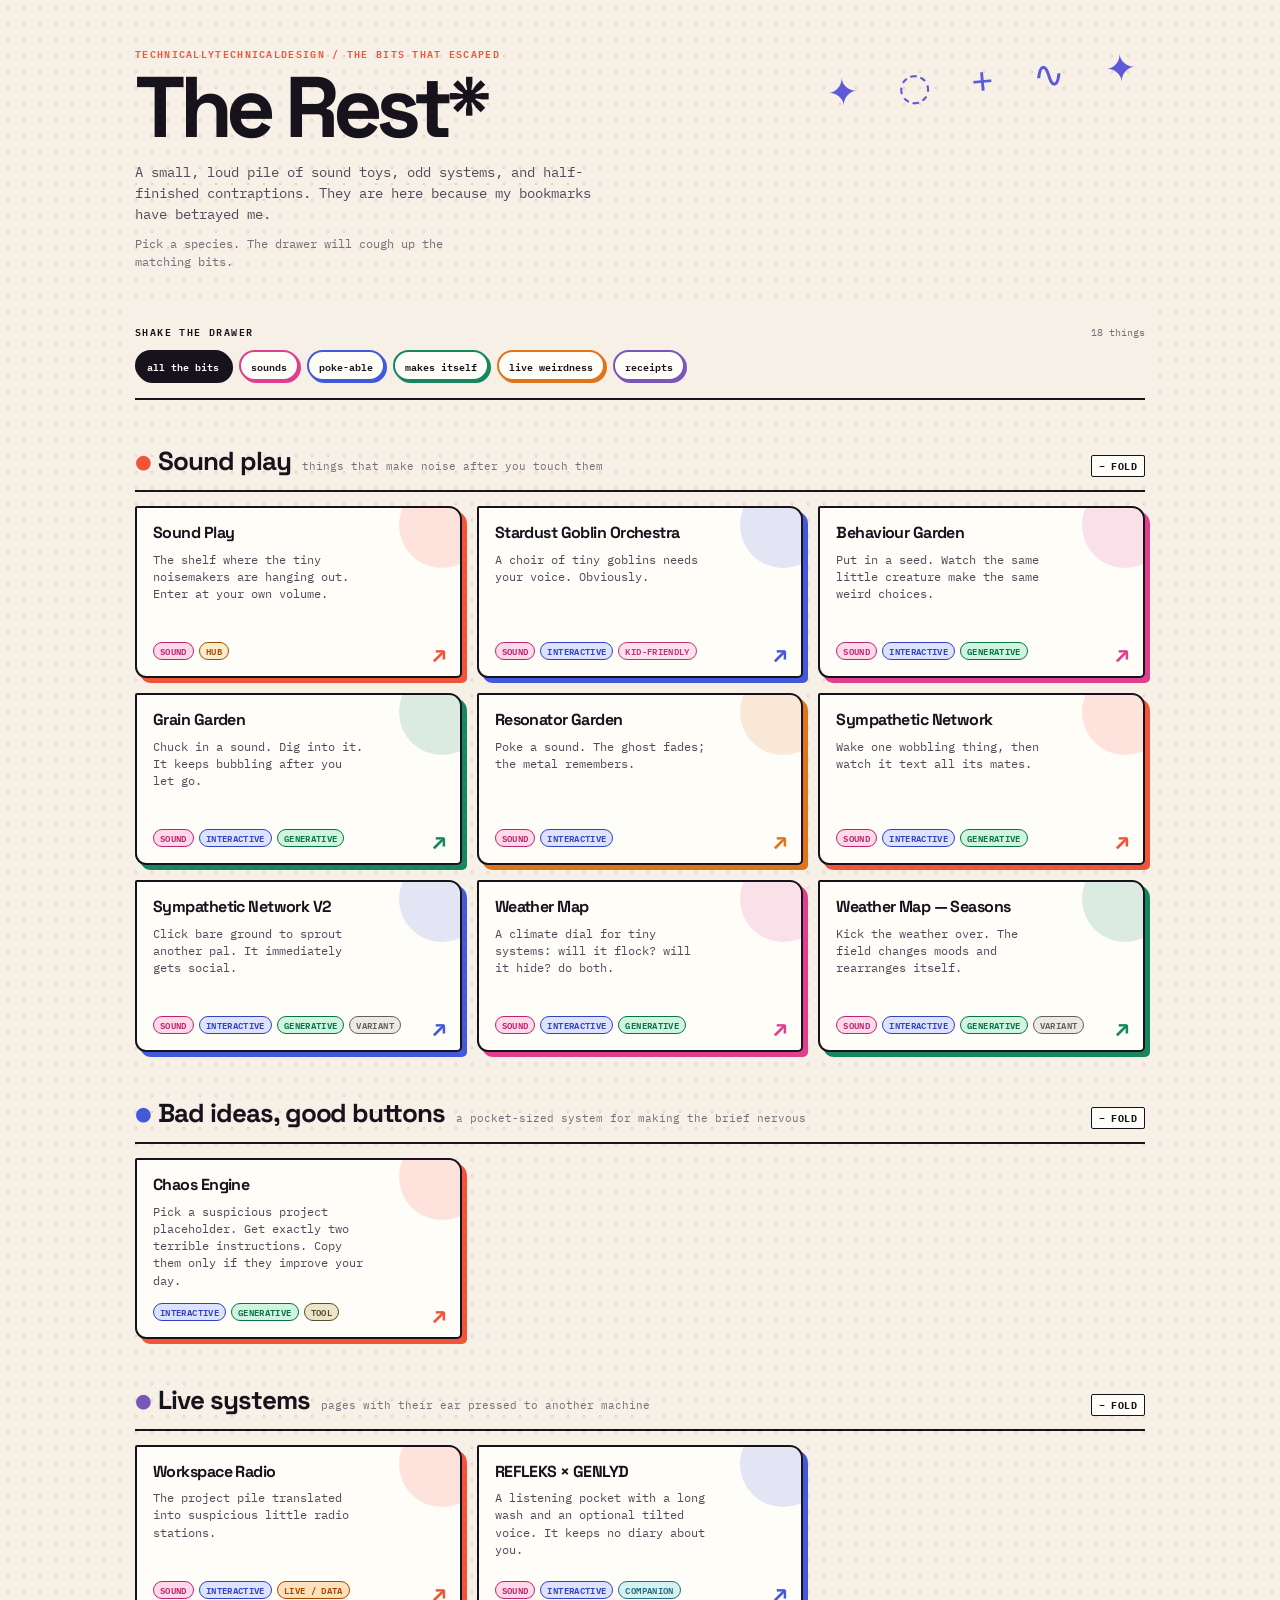
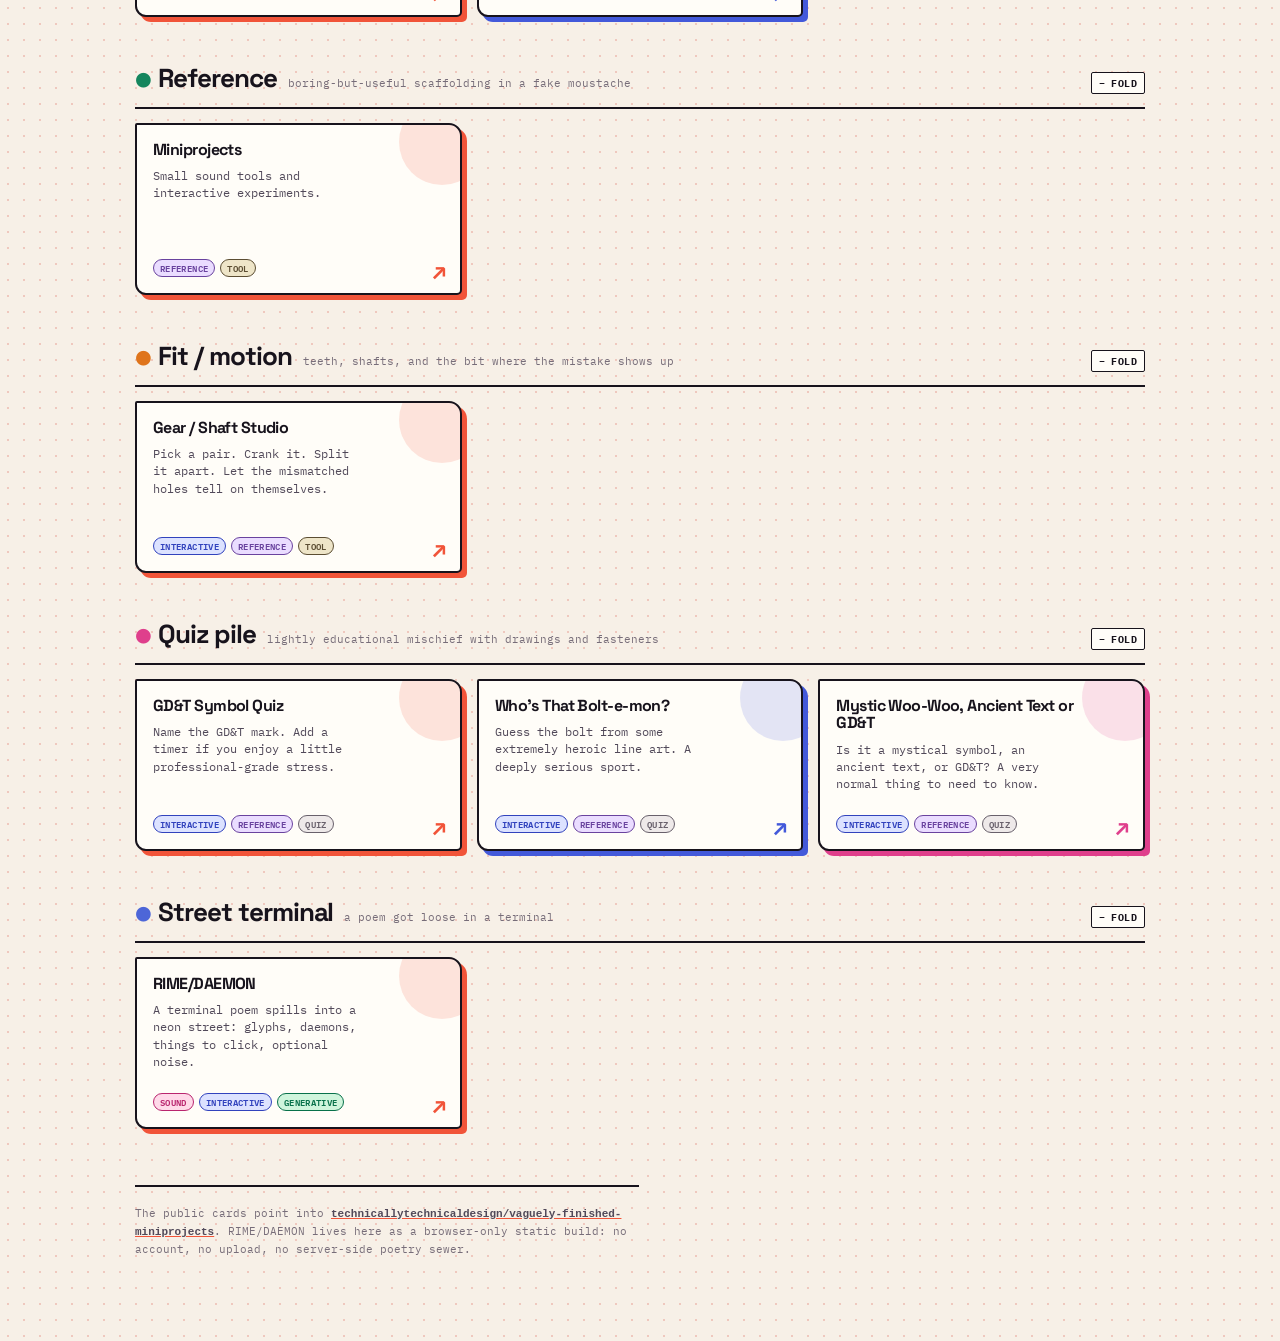
<file: index.html>
<!doctype html>
<html lang="en">
<head>
<meta charset="utf-8">
<meta name="viewport" content="width=device-width, initial-scale=1">
<meta name="theme-color" content="#15131a">
<title>The Rest — technicallytechnicaldesign</title>
<link rel="stylesheet" href="https://fonts.googleapis.com/css2?family=IBM+Plex+Mono:wght@400;500;600&family=Space+Grotesk:wght@500;700&display=swap">
<style>
  :root{
    --page:#f7f0e7; --card:#fffdf8; --ink:#17131c; --ink-2:#514959; --muted:#776d79;
    --line:#d9cbd0; --accent:#f15439; --shadow:#17131c; --paper-dot:#efc8be;
    --font-head:"Space Grotesk",system-ui,sans-serif; --font-body:"IBM Plex Mono",ui-monospace,Consolas,monospace;
  }
  @media (prefers-color-scheme: dark){
    :root{
      --page:#15131a; --card:#211d27; --ink:#fff8ec; --ink-2:#d9d0d9; --muted:#aa9fac;
      --line:#403747; --accent:#ff806d; --shadow:#08070a; --paper-dot:#332640;
    }
  }
  *{box-sizing:border-box}
  html{scroll-behavior:smooth}
  body{
    margin:0; min-width:320px; background-color:var(--page); color:var(--ink); font-family:var(--font-body); line-height:1.5;
    padding:44px 20px 84px; overflow-x:hidden;
    background-image:radial-gradient(var(--paper-dot) 1px,transparent 1.2px); background-size:16px 16px;
  }
  .wrap{max-width:1010px; margin:0 auto;}
  header{position:relative; margin:0 0 34px; padding:2px 0 4px;}
  header::after{content:"✦  ◌  +  ∿  ✦"; position:absolute; right:0; top:6px; color:#5d5ad9; font-size:clamp(20px,4vw,38px); letter-spacing:.22em; transform:rotate(-5deg);}
  .kicker{font-size:10px; letter-spacing:.13em; text-transform:uppercase; color:var(--accent); font-weight:600;}
  h1{font-family:var(--font-head); font-weight:700; font-size:clamp(46px,9vw,86px); letter-spacing:-.075em; line-height:.86; margin:10px 0 17px; max-width:7ch;}
  header p{color:var(--ink-2); max-width:57ch; font-size:14px; margin:0;}
  header p.hint{color:var(--muted); font-size:12px; margin-top:10px; max-width:47ch;}

  .filter-bar{position:sticky; top:0; z-index:2; padding:15px 0 17px; background:color-mix(in srgb,var(--page) 92%,transparent); border-bottom:2px solid var(--ink); backdrop-filter:blur(8px);}
  .filter-top{display:flex; justify-content:space-between; align-items:baseline; gap:16px;}
  .filter-label{font-size:10px; font-weight:600; letter-spacing:.14em; text-transform:uppercase; color:var(--ink);}
  #result-count{font-size:10px; color:var(--muted); white-space:nowrap;}
  .filters{display:flex; flex-wrap:wrap; gap:8px; margin-top:10px;}
  .filter{
    --filter-colour:var(--ink); appearance:none; border:2px solid var(--filter-colour); border-radius:999px; background:var(--card); color:var(--ink);
    padding:5px 10px 4px; font:600 10px var(--font-body); cursor:pointer; box-shadow:2px 2px 0 var(--filter-colour);
    transition:transform .15s ease,box-shadow .15s ease,background .15s ease,color .15s ease;
  }
  .filter[data-filter="sound"]{--filter-colour:#df3f8c;}
  .filter[data-filter="interactive"]{--filter-colour:#4359da;}
  .filter[data-filter="generative"]{--filter-colour:#15865e;}
  .filter[data-filter="live-data"]{--filter-colour:#df741b;}
  .filter[data-filter="reference"]{--filter-colour:#7956b8;}
  .filter:hover{transform:translate(-1px,-1px); box-shadow:4px 4px 0 var(--filter-colour);}
  .filter[aria-pressed="true"]{background:var(--filter-colour); color:#fffdf8;}
  .filter:focus-visible,a.card:focus-visible{outline:3px solid var(--accent); outline-offset:3px;}

  section{--section-colour:var(--accent); margin-top:42px;}
  section:nth-of-type(2){--section-colour:#4359da;}
  section:nth-of-type(3){--section-colour:#7956b8;}
  section:nth-of-type(4){--section-colour:#15865e;}
  section:nth-of-type(5){--section-colour:#df741b;}
  section:nth-of-type(6){--section-colour:#df3f8c;}
  section:nth-of-type(7){--section-colour:#4d66d8;}
  .sec-head{display:flex; align-items:baseline; gap:11px; margin-bottom:14px; border-bottom:2px solid var(--ink); padding:0 0 9px;}
  .sec-head h2{font-family:var(--font-head); font-size:clamp(20px,3vw,26px); letter-spacing:-.04em; margin:0; font-weight:700;}
  .sec-head h2::before{content:"●"; color:var(--section-colour); font-size:.74em; margin-right:.38em; vertical-align:.1em;}
  .sec-head .note{color:var(--muted); font-size:11px;}
  .section-toggle{
    margin-left:auto; flex:0 0 auto; border:1px solid var(--ink); border-radius:2px;
    background:var(--card); color:var(--ink); padding:4px 7px 3px; cursor:pointer;
    font-family:var(--font-body); font-size:10px; font-weight:700; letter-spacing:.04em;
    text-transform:uppercase; transition:transform .16s ease, background .16s ease, color .16s ease;
  }
  .section-toggle:hover{background:var(--ink); color:var(--card); transform:translate(-1px,-1px); box-shadow:2px 2px 0 var(--section-colour);}
  .section-toggle:focus-visible{outline:2px solid var(--section-colour); outline-offset:3px;}
  section.is-collapsed .sec-head{margin-bottom:0;}
  section.is-collapsed .grid{display:none;}
  .grid{display:grid; grid-template-columns:repeat(auto-fill,minmax(245px,1fr)); gap:15px;}
  .card{
    --card-colour:#f15439; display:flex; position:relative; isolation:isolate; flex-direction:column; align-items:flex-start; gap:9px; min-height:172px; padding:16px;
    background:var(--card); border:2px solid var(--ink); border-radius:2px 13px 5px 11px; box-shadow:5px 5px 0 var(--card-colour); color:inherit; overflow:hidden;
  }
  .card:nth-child(5n + 2){--card-colour:#4359da;}
  .card:nth-child(5n + 3){--card-colour:#df3f8c;}
  .card:nth-child(5n + 4){--card-colour:#15865e;}
  .card:nth-child(5n + 5){--card-colour:#df741b;}
  .card::before{content:""; position:absolute; z-index:-1; right:-25px; top:-26px; width:86px; height:86px; border-radius:50%; background:var(--card-colour); opacity:.15;}
  .card::after{content:"↗"; position:absolute; right:13px; bottom:10px; color:var(--card-colour); font:600 24px/1 var(--font-head);}
  a.card{text-decoration:none; transition:transform .16s ease,box-shadow .16s ease;}
  a.card:hover{transform:translate(-2px,-3px) rotate(-.35deg); box-shadow:8px 8px 0 var(--card-colour);}
  a.card:nth-child(even):hover{transform:translate(2px,-3px) rotate(.35deg);}
  .card-title{font:700 16px/1.1 var(--font-head); letter-spacing:-.035em; color:var(--ink); max-width:calc(100% - 30px);}
  .card-desc{font-size:11.5px; color:var(--ink-2); line-height:1.5; max-width:30ch;}
  .tags{display:flex; flex-wrap:wrap; gap:5px; margin-top:auto; padding-top:5px; padding-right:26px;}
  .tag{--tag-colour:#68606b; --tag-wash:#eee9e9; font-size:9px; line-height:1.2; letter-spacing:.04em; text-transform:uppercase; background:var(--tag-wash); color:var(--tag-colour); border:1px solid var(--tag-colour); padding:3px 6px 2px; border-radius:999px; font-weight:600;}
  .tag[data-tag="sound"]{--tag-colour:#b9256e; --tag-wash:#ffd9e9;}
  .tag[data-tag="interactive"]{--tag-colour:#3142bd; --tag-wash:#dce2ff;}
  .tag[data-tag="generative"]{--tag-colour:#08714a; --tag-wash:#cff5dc;}
  .tag[data-tag="live-data"]{--tag-colour:#a64700; --tag-wash:#ffe0bd;}
  .tag[data-tag="reference"]{--tag-colour:#69429e; --tag-wash:#eadcff;}
  .tag[data-tag="hub"]{--tag-colour:#9d4d0e; --tag-wash:#ffedc8;}
  .tag[data-tag="variant"]{--tag-colour:#62605a; --tag-wash:#ece9e2;}
  .tag[data-tag="kid-friendly"]{--tag-colour:#be3775; --tag-wash:#ffe0ed;}
  .tag[data-tag="companion"]{--tag-colour:#276e7b; --tag-wash:#d4f1f4;}
  .tag[data-tag="tool"]{--tag-colour:#5b4d32; --tag-wash:#eee5c8;}
  .empty{color:var(--muted); font-size:12px; padding:48px 0; text-align:center;}
  footer{margin-top:56px; padding-top:17px; border-top:2px solid var(--ink); font-size:11px; color:var(--muted); max-width:72ch;}
  footer code{color:var(--ink-2);}
  footer a{color:var(--accent); font-weight:600;}
  [hidden]{display:none !important;}
  @media (max-width:560px){
    body{padding:28px 16px 64px;}
    header::after{position:static; display:block; margin-top:12px; font-size:22px;}
    h1{max-width:none;}
    .filter-top{align-items:flex-start; flex-direction:column; gap:3px;}
    .grid{grid-template-columns:1fr; gap:14px;}
    .sec-head{gap:8px;}
    .section-toggle{padding:4px 6px 3px; font-size:9px;}
  }
  @media (prefers-reduced-motion:reduce){*,*::before,*::after{scroll-behavior:auto !important; transition:none !important;}}
</style>
</head>
<body>
<main class="wrap">
  <header>
    <div class="kicker">technicallytechnicaldesign / the bits that escaped</div>
    <h1>The Rest*</h1>
    <p>A small, loud pile of sound toys, odd systems, and half-finished contraptions. They are here because my bookmarks have betrayed me.</p>
    <p class="hint">Pick a species. The drawer will cough up the matching bits.</p>
  </header>

  <nav class="filter-bar" aria-label="Filter experiments">
    <div class="filter-top">
      <span class="filter-label">shake the drawer</span>
      <span id="result-count" aria-live="polite"></span>
    </div>
    <div class="filters">
      <button class="filter" type="button" data-filter="all" aria-pressed="true">all the bits</button>
      <button class="filter" type="button" data-filter="sound" aria-pressed="false">sounds</button>
      <button class="filter" type="button" data-filter="interactive" aria-pressed="false">poke-able</button>
      <button class="filter" type="button" data-filter="generative" aria-pressed="false">makes itself</button>
      <button class="filter" type="button" data-filter="live-data" aria-pressed="false">live weirdness</button>
      <button class="filter" type="button" data-filter="reference" aria-pressed="false">receipts</button>
    </div>
  </nav>

  <section data-section>
    <div class="sec-head"><h2>Sound play</h2><span class="note">things that make noise after you touch them</span></div>
    <div class="grid">
      <a class="card" data-tags="sound hub" href="https://technicallytechnicaldesign.github.io/vaguely-finished-miniprojects/sound-play/">
        <span class="card-title">Sound Play</span>
        <span class="card-desc">The shelf where the tiny noisemakers are hanging out. Enter at your own volume.</span>
        <span class="tags"><span class="tag">sound</span><span class="tag">hub</span></span>
      </a>
      <a class="card" data-tags="sound interactive kid-friendly" href="https://technicallytechnicaldesign.github.io/vaguely-finished-miniprojects/sound-play/stardust-goblin-orchestra.html">
        <span class="card-title">Stardust Goblin Orchestra</span>
        <span class="card-desc">A choir of tiny goblins needs your voice. Obviously.</span>
        <span class="tags"><span class="tag">sound</span><span class="tag">interactive</span><span class="tag">kid-friendly</span></span>
      </a>
      <a class="card" data-tags="sound interactive generative" href="https://technicallytechnicaldesign.github.io/vaguely-finished-miniprojects/sound-play/behaviour-garden.html">
        <span class="card-title">Behaviour Garden</span>
        <span class="card-desc">Put in a seed. Watch the same little creature make the same weird choices.</span>
        <span class="tags"><span class="tag">sound</span><span class="tag">interactive</span><span class="tag">generative</span></span>
      </a>
      <a class="card" data-tags="sound interactive generative" href="https://technicallytechnicaldesign.github.io/vaguely-finished-miniprojects/sound-play/grain-garden.html">
        <span class="card-title">Grain Garden</span>
        <span class="card-desc">Chuck in a sound. Dig into it. It keeps bubbling after you let go.</span>
        <span class="tags"><span class="tag">sound</span><span class="tag">interactive</span><span class="tag">generative</span></span>
      </a>
      <a class="card" data-tags="sound interactive" href="https://technicallytechnicaldesign.github.io/vaguely-finished-miniprojects/sound-play/resonator-garden.html">
        <span class="card-title">Resonator Garden</span>
        <span class="card-desc">Poke a sound. The ghost fades; the metal remembers.</span>
        <span class="tags"><span class="tag">sound</span><span class="tag">interactive</span></span>
      </a>
      <a class="card" data-tags="sound interactive generative" href="https://technicallytechnicaldesign.github.io/vaguely-finished-miniprojects/sound-play/sympathetic-network.html">
        <span class="card-title">Sympathetic Network</span>
        <span class="card-desc">Wake one wobbling thing, then watch it text all its mates.</span>
        <span class="tags"><span class="tag">sound</span><span class="tag">interactive</span><span class="tag">generative</span></span>
      </a>
      <a class="card" data-tags="sound interactive generative variant" href="https://technicallytechnicaldesign.github.io/vaguely-finished-miniprojects/sound-play/sympathetic-network-v2.html">
        <span class="card-title">Sympathetic Network V2</span>
        <span class="card-desc">Click bare ground to sprout another pal. It immediately gets social.</span>
        <span class="tags"><span class="tag">sound</span><span class="tag">interactive</span><span class="tag">generative</span><span class="tag">variant</span></span>
      </a>
      <a class="card" data-tags="sound interactive generative" href="https://technicallytechnicaldesign.github.io/vaguely-finished-miniprojects/sound-play/weather-map.html">
        <span class="card-title">Weather Map</span>
        <span class="card-desc">A climate dial for tiny systems: will it flock? will it hide? do both.</span>
        <span class="tags"><span class="tag">sound</span><span class="tag">interactive</span><span class="tag">generative</span></span>
      </a>
      <a class="card" data-tags="sound interactive generative variant" href="https://technicallytechnicaldesign.github.io/vaguely-finished-miniprojects/sound-play/weather-map-v2.html">
        <span class="card-title">Weather Map — Seasons</span>
        <span class="card-desc">Kick the weather over. The field changes moods and rearranges itself.</span>
        <span class="tags"><span class="tag">sound</span><span class="tag">interactive</span><span class="tag">generative</span><span class="tag">variant</span></span>
      </a>
    </div>
  </section>

  <section data-section>
    <div class="sec-head"><h2>Bad ideas, good buttons</h2><span class="note">a pocket-sized system for making the brief nervous</span></div>
    <div class="grid">
      <a class="card" data-tags="interactive generative tool" href="chaos-engine.html">
        <span class="card-title">Chaos Engine</span>
        <span class="card-desc">Pick a suspicious project placeholder. Get exactly two terrible instructions. Copy them only if they improve your day.</span>
        <span class="tags"><span class="tag">interactive</span><span class="tag">generative</span><span class="tag">tool</span></span>
      </a>
    </div>
  </section>

  <section data-section>
    <div class="sec-head"><h2>Live systems</h2><span class="note">pages with their ear pressed to another machine</span></div>
    <div class="grid">
      <a class="card" data-tags="sound interactive live-data" href="https://technicallytechnicaldesign.github.io/vaguely-finished-miniprojects/radio/">
        <span class="card-title">Workspace Radio</span>
        <span class="card-desc">The project pile translated into suspicious little radio stations.</span>
        <span class="tags"><span class="tag">sound</span><span class="tag">interactive</span><span class="tag">live / data</span></span>
      </a>
      <a class="card" data-tags="sound interactive companion" href="https://technicallytechnicaldesign.github.io/vaguely-finished-miniprojects/refleks-genlyd/">
        <span class="card-title">REFLEKS × GENLYD</span>
        <span class="card-desc">A listening pocket with a long wash and an optional tilted voice. It keeps no diary about you.</span>
        <span class="tags"><span class="tag">sound</span><span class="tag">interactive</span><span class="tag">companion</span></span>
      </a>
    </div>
  </section>

  <section data-section>
    <div class="sec-head"><h2>Reference</h2><span class="note">boring-but-useful scaffolding in a fake moustache</span></div>
    <div class="grid">
      <a class="card" data-tags="reference tool" href="https://technicallytechnicaldesign.github.io/vaguely-finished-miniprojects/">
        <span class="card-title">Miniprojects</span>
        <span class="card-desc">Small sound tools and interactive experiments.</span>
        <span class="tags"><span class="tag">reference</span><span class="tag">tool</span></span>
      </a>
    </div>
  </section>

  <section data-section>
    <div class="sec-head"><h2>Fit / motion</h2><span class="note">teeth, shafts, and the bit where the mistake shows up</span></div>
    <div class="grid">
      <a class="card" data-tags="interactive reference tool" href="gear-shaft-studio.html">
        <span class="card-title">Gear / Shaft Studio</span>
        <span class="card-desc">Pick a pair. Crank it. Split it apart. Let the mismatched holes tell on themselves.</span>
        <span class="tags"><span class="tag">interactive</span><span class="tag">reference</span><span class="tag">tool</span></span>
      </a>
    </div>
  </section>

  <section data-section>
    <div class="sec-head"><h2>Quiz pile</h2><span class="note">lightly educational mischief with drawings and fasteners</span></div>
    <div class="grid">
      <a class="card" data-tags="interactive reference quiz" href="https://technicallytechdesign.itch.io/gdt-symbol-quiz">
        <span class="card-title">GD&amp;T Symbol Quiz</span>
        <span class="card-desc">Name the GD&amp;T mark. Add a timer if you enjoy a little professional-grade stress.</span>
        <span class="tags"><span class="tag">interactive</span><span class="tag">reference</span><span class="tag">quiz</span></span>
      </a>
      <a class="card" data-tags="interactive reference quiz" href="https://technicallytechdesign.itch.io/whos-that-bolt-e-mon">
        <span class="card-title">Who’s That Bolt-e-mon?</span>
        <span class="card-desc">Guess the bolt from some extremely heroic line art. A deeply serious sport.</span>
        <span class="tags"><span class="tag">interactive</span><span class="tag">reference</span><span class="tag">quiz</span></span>
      </a>
      <a class="card" data-tags="interactive reference quiz" href="https://technicallytechdesign.itch.io/mysticwoowooorgdnt">
        <span class="card-title">Mystic Woo-Woo, Ancient Text or GD&amp;T</span>
        <span class="card-desc">Is it a mystical symbol, an ancient text, or GD&amp;T? A very normal thing to need to know.</span>
        <span class="tags"><span class="tag">interactive</span><span class="tag">reference</span><span class="tag">quiz</span></span>
      </a>
    </div>
  </section>

  <section data-section>
    <div class="sec-head"><h2>Street terminal</h2><span class="note">a poem got loose in a terminal</span></div>
    <div class="grid">
      <a class="card" data-tags="sound interactive generative" href="rimedaemon/">
        <span class="card-title">RIME/DAEMON</span>
        <span class="card-desc">A terminal poem spills into a neon street: glyphs, daemons, things to click, optional noise.</span>
        <span class="tags"><span class="tag">sound</span><span class="tag">interactive</span><span class="tag">generative</span></span>
      </a>
    </div>
  </section>

  <p class="empty" id="empty-state" aria-live="polite" hidden>Nothing crawled out. Try a different button.</p>

  <footer>
    The public cards point into <a href="https://github.com/technicallytechnicaldesign/vaguely-finished-miniprojects"><code>technicallytechnicaldesign/vaguely-finished-miniprojects</code></a>.
    RIME/DAEMON lives here as a browser-only static build: no account, no upload, no server-side poetry sewer.
  </footer>
</main>

<script>
  const filters = [...document.querySelectorAll(".filter")];
  const cards = [...document.querySelectorAll(".card")];
  const sections = [...document.querySelectorAll("[data-section]")];
  const count = document.getElementById("result-count");
  const emptyState = document.getElementById("empty-state");
  const collapseStorageKey = "the-rest.collapsed-sections";
  let activeFilter = "all";
  let collapsedSections = new Set();

  try {
    const saved = JSON.parse(localStorage.getItem(collapseStorageKey));
    if (Array.isArray(saved)) collapsedSections = new Set(saved);
  } catch {
                                                                               
  }

  function saveCollapsedSections() {
    try {
      localStorage.setItem(collapseStorageKey, JSON.stringify([...collapsedSections]));
    } catch {
                                                           
    }
  }

  function setSectionCollapsed(section, collapsed) {
    const toggle = section.querySelector(".section-toggle");
    const title = section.querySelector("h2").textContent.trim();
    const key = section.dataset.sectionKey;

    section.classList.toggle("is-collapsed", collapsed);
    toggle.setAttribute("aria-expanded", String(!collapsed));
    toggle.setAttribute("aria-label", `${collapsed ? "Expand" : "Collapse"} ${title}`);
    toggle.textContent = collapsed ? "+ open" : "− fold";

    if (collapsed) collapsedSections.add(key);
    else collapsedSections.delete(key);
    saveCollapsedSections();
  }

  sections.forEach((section, index) => {
    const title = section.querySelector("h2").textContent.trim();
    const key = title.toLowerCase().replace(/[^a-z0-9]+/g, "-").replace(/^-|-$/g, "") || `section-${index + 1}`;
    const grid = section.querySelector(".grid");
    const header = section.querySelector(".sec-head");
    const toggle = document.createElement("button");

    section.dataset.sectionKey = key;
    grid.id = `section-${key}-cards`;
    toggle.type = "button";
    toggle.className = "section-toggle";
    toggle.setAttribute("aria-controls", grid.id);
    header.append(toggle);
    setSectionCollapsed(section, collapsedSections.has(key));

    toggle.addEventListener("click", () => {
      setSectionCollapsed(section, !section.classList.contains("is-collapsed"));
    });
  });

  function applyFilter(filter) {
    activeFilter = filter;
    let visible = 0;

    cards.forEach((card) => {
      const matches = filter === "all" || card.dataset.tags.split(" ").includes(filter);
      card.hidden = !matches;
      if (matches) visible += 1;
    });

    sections.forEach((section) => {
      section.hidden = !section.querySelector(".card:not([hidden])");
    });

    filters.forEach((button) => {
      button.setAttribute("aria-pressed", String(button.dataset.filter === filter));
    });

    count.textContent = visible + (visible === 1 ? " thing" : " things");
    emptyState.hidden = visible !== 0;
  }

  filters.forEach((button) => {
    button.addEventListener("click", () => applyFilter(button.dataset.filter));
  });

  document.querySelectorAll(".tag").forEach((tag) => {
    tag.dataset.tag = tag.textContent.trim().toLowerCase().replace(" / ", "-").replace(/\s+/g, "-");
  });

  applyFilter(activeFilter);
</script>
</body>
</html>
</file>
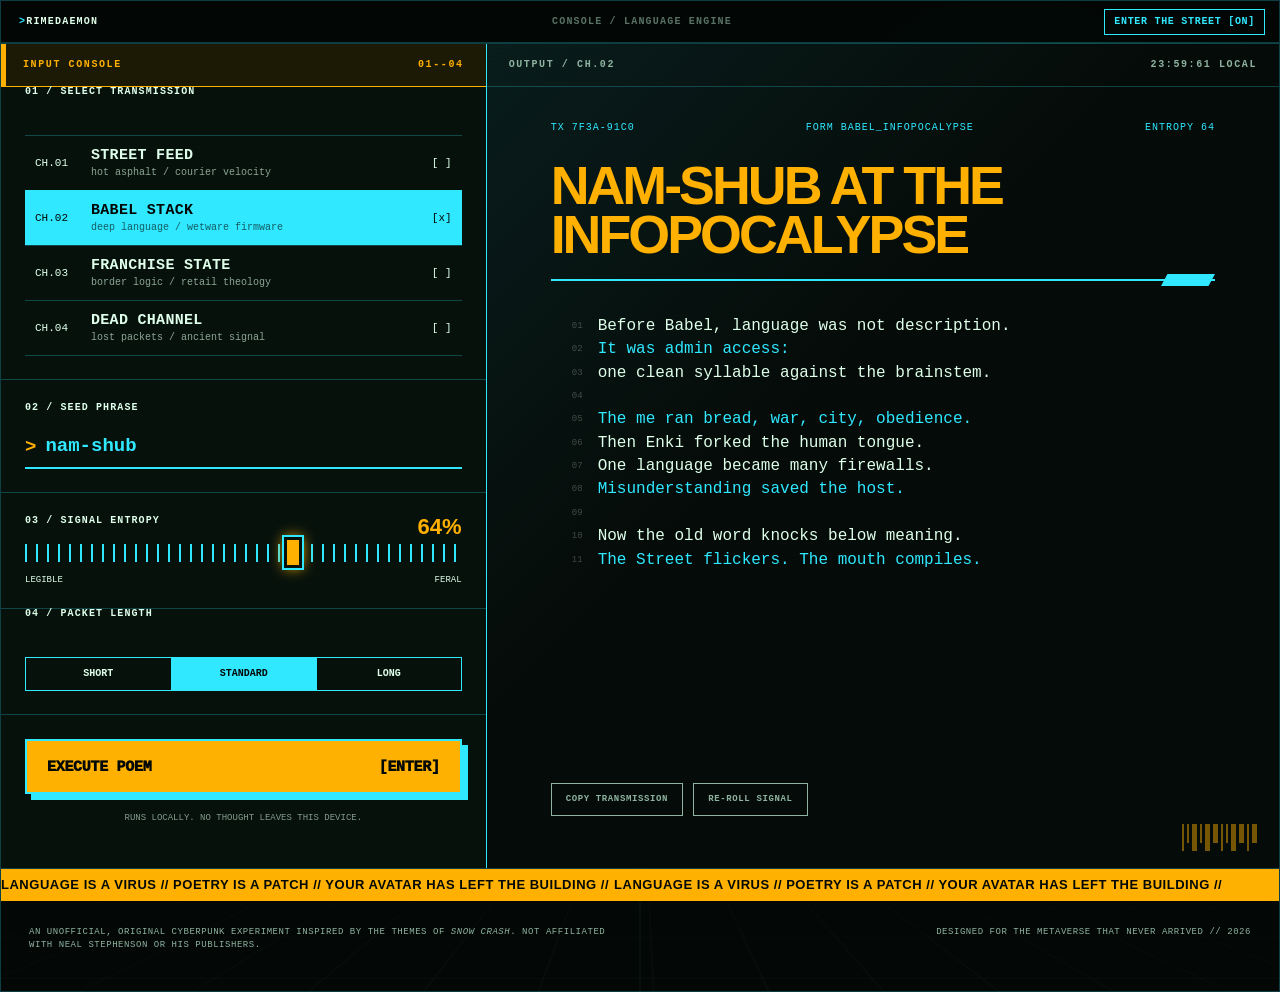
<file: rimedaemon/index.html>
<!doctype html>
<html lang="en">
<head>
  <meta charset="utf-8">
  <meta name="viewport" content="width=device-width, initial-scale=1">
  <meta name="theme-color" content="#030806">
  <meta name="description" content="A living Street of language, passing daemons and generative sound. Leave a word in the current.">
  <link rel="canonical" href="https://technicallytechnicaldesign.github.io/the-rest/rimedaemon/">
  <link rel="icon" href="favicon.svg">
  <meta property="og:title" content="RIME/DAEMON">
  <meta property="og:description" content="Language is executable space.">
  <meta property="og:type" content="website">
  <meta property="og:url" content="https://technicallytechnicaldesign.github.io/the-rest/rimedaemon/">
  <meta property="og:image" content="https://technicallytechnicaldesign.github.io/the-rest/rimedaemon/og-signal.png">
  <title>RIME/DAEMON | Living Street</title>
  <link rel="stylesheet" href="assets/app.css?v=1a991e0c80a8">
</head>
<body>
  <div id="root"></div>
  <script type="module" src="assets/app.js?v=48b58550b5e2"></script>
</body>
</html>
</file>
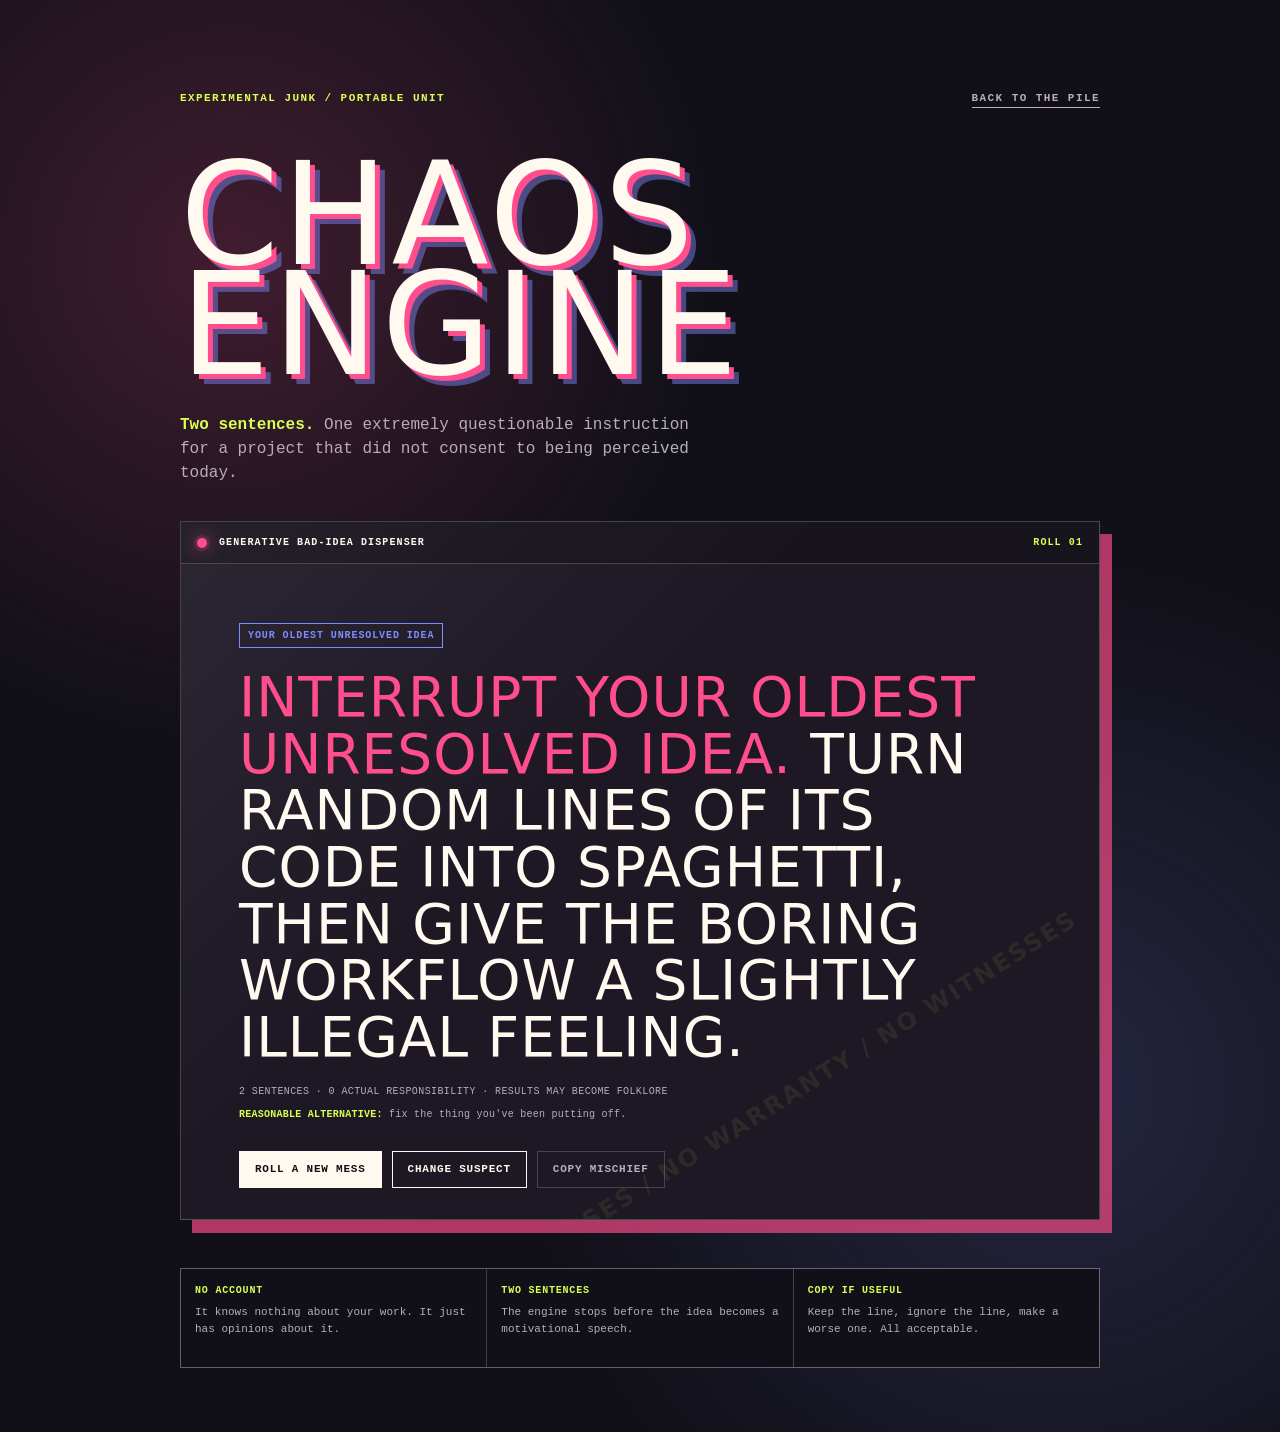
<file: chaos-engine.html>
<!doctype html>
<html lang="en">
<head>
<meta charset="utf-8">
<meta name="viewport" content="width=device-width, initial-scale=1">
<meta name="theme-color" content="#111018">
<title>Chaos Engine</title>
<style>
  :root{--ink:#fff9ef;--muted:#b9adbb;--paper:#111018;--panel:#1d1824;--panel-2:#291d31;--hot:#ff4e8b;--acid:#d7ff54;--blue:#7e8cff;--line:rgba(255,249,239,.19);--mono:ui-monospace,SFMono-Regular,Consolas,"Liberation Mono",monospace;--head:Impact,"Arial Black",system-ui,sans-serif;}
  *{box-sizing:border-box}
  html{min-width:320px;background:var(--paper)}
  body{min-height:100vh;margin:0;overflow-x:hidden;background:radial-gradient(circle at 18% 18%,rgba(255,78,139,.2),transparent 30rem),radial-gradient(circle at 82% 76%,rgba(126,140,255,.18),transparent 33rem),var(--paper);color:var(--ink);font:16px/1.5 var(--mono);}
  body::before{content:"";position:fixed;inset:0;z-index:-1;opacity:.55;background-image:linear-gradient(rgba(255,255,255,.035) 1px,transparent 1px),linear-gradient(90deg,rgba(255,255,255,.035) 1px,transparent 1px);background-size:22px 22px;mask-image:linear-gradient(#000,transparent 92%);}
  main{width:min(920px,calc(100% - 36px));margin:0 auto;padding:clamp(34px,8vw,90px) 0 64px;}
  .topline{display:flex;justify-content:space-between;gap:18px;margin-bottom:clamp(25px,5vw,52px);color:var(--acid);font-size:11px;font-weight:700;letter-spacing:.13em;text-transform:uppercase;}
  a{color:inherit}
  .back{color:var(--muted);text-decoration:none;border-bottom:1px solid currentColor;transition:color .15s ease;}
  .back:hover{color:var(--acid)}
  h1{max-width:9ch;margin:0;font:clamp(58px,15vw,142px)/.78 var(--head);letter-spacing:.02em;text-transform:uppercase;text-shadow:5px 5px 0 var(--hot),10px 10px 0 rgba(126,140,255,.46);}
  .intro{max-width:56ch;margin:32px 0 36px;color:var(--muted);font-size:clamp(13px,2vw,16px);}
  .intro strong{color:var(--acid)}
  .machine{position:relative;overflow:hidden;border:1px solid var(--line);background:linear-gradient(135deg,rgba(255,255,255,.065),transparent 40%),var(--panel);box-shadow:12px 13px 0 rgba(255,78,139,.66);}
  .machine::after{content:"NO WARRANTY / NO WITNESSES / NO WARRANTY / NO WITNESSES";position:absolute;right:-52px;bottom:23px;z-index:0;transform:rotate(-32deg);color:rgba(215,255,84,.08);font:900 24px/1 var(--head);letter-spacing:.09em;white-space:nowrap;pointer-events:none;}
  .machine-head{position:relative;z-index:1;display:flex;align-items:center;gap:12px;padding:13px 16px;border-bottom:1px solid var(--line);background:rgba(0,0,0,.16);font-size:10px;font-weight:700;letter-spacing:.11em;text-transform:uppercase;}
  .lamp{width:10px;height:10px;border-radius:50%;background:var(--hot);box-shadow:0 0 0 3px rgba(255,78,139,.15),0 0 18px var(--hot);animation:blink 1.8s ease-in-out infinite;}
  .machine-head span:last-child{margin-left:auto;color:var(--acid);}
  .prompt-wrap{position:relative;z-index:1;padding:clamp(27px,6vw,58px) clamp(20px,6vw,58px) 29px;}
  .project-label{display:inline-block;margin:0 0 21px;padding:4px 8px;border:1px solid var(--blue);color:var(--blue);font-size:10px;font-weight:700;letter-spacing:.09em;text-transform:uppercase;}
  .prompt{max-width:25ch;margin:0;color:var(--ink);font:clamp(28px,5.1vw,55px)/1.03 var(--head);letter-spacing:.018em;text-transform:uppercase;}
  .prompt .project-sentence{color:var(--hot)}
  .controls{position:relative;z-index:1;display:flex;flex-wrap:wrap;gap:10px;padding:0 clamp(20px,6vw,58px) 31px;}
  button{border:1px solid var(--ink);border-radius:0;background:var(--ink);color:var(--paper);padding:12px 15px;cursor:pointer;font:700 11px/1 var(--mono);letter-spacing:.07em;text-transform:uppercase;transition:transform .14s ease,box-shadow .14s ease,background .14s ease,color .14s ease;}
  button:hover{transform:translate(-2px,-2px);box-shadow:4px 4px 0 var(--hot)}
  button:focus-visible,a:focus-visible{outline:3px solid var(--acid);outline-offset:4px}
  #swap{background:transparent;color:var(--ink)}
  #swap:hover{background:var(--blue);border-color:var(--blue);color:#fff}
  #copy{background:transparent;border-color:var(--line);color:var(--muted)}
  #copy:hover{background:var(--acid);border-color:var(--acid);color:#151318;box-shadow:4px 4px 0 var(--blue)}
  .microcopy{margin:19px 0 0;color:var(--muted);font-size:10px;letter-spacing:.04em;text-transform:uppercase;}
  .reasonable{margin:8px 0 0;color:var(--muted);font-size:10px;letter-spacing:.025em;}
  .reasonable strong{color:var(--acid);font-weight:700;text-transform:uppercase;}
  .fine-print{display:grid;grid-template-columns:repeat(3,1fr);gap:1px;margin-top:48px;border:1px solid var(--line);background:var(--line);}
  .fine-print div{min-height:98px;padding:14px;background:var(--paper);color:var(--muted);font-size:11px;}
  .fine-print b{display:block;margin-bottom:6px;color:var(--acid);font-size:10px;letter-spacing:.08em;text-transform:uppercase;}
  @keyframes blink{50%{opacity:.35;box-shadow:0 0 0 3px rgba(255,78,139,.08),0 0 7px var(--hot)}}
  @media (max-width:620px){main{width:min(100% - 28px,920px)}.topline{align-items:flex-start;flex-direction:column;gap:8px}.fine-print{grid-template-columns:1fr}.fine-print div{min-height:auto}.machine{box-shadow:7px 8px 0 rgba(255,78,139,.66)}}
  @media (prefers-reduced-motion:reduce){*,*::before,*::after{animation:none!important;transition:none!important}}
</style>
</head>
<body>
<main>
  <div class="topline"><span>Experimental junk / portable unit</span><a class="back" href="index.html">back to the pile</a></div>
  <h1>Chaos<br>Engine</h1>
  <p class="intro"><strong>Two sentences.</strong> One extremely questionable instruction for a project that did not consent to being perceived today.</p>

  <section class="machine" aria-labelledby="machine-title">
    <div class="machine-head"><span class="lamp" aria-hidden="true"></span><span id="machine-title">generative bad-idea dispenser</span><span>roll <span id="roll-count">01</span></span></div>
    <div class="prompt-wrap">
      <span class="project-label" id="project-label">your current project</span>
      <p class="prompt" id="prompt" aria-live="polite"></p>
      <p class="microcopy">2 sentences &middot; 0 actual responsibility &middot; results may become folklore</p>
      <p class="reasonable"><strong>reasonable alternative:</strong> fix the thing you've been putting off.</p>
    </div>
    <div class="controls">
      <button type="button" id="roll">roll a new mess</button>
      <button type="button" id="swap">change suspect</button>
      <button type="button" id="copy">copy mischief</button>
    </div>
  </section>

  <section class="fine-print" aria-label="How this tiny machine works">
    <div><b>No account</b>It knows nothing about your work. It just has opinions about it.</div>
    <div><b>Two sentences</b>The engine stops before the idea becomes a motivational speech.</div>
    <div><b>Copy if useful</b>Keep the line, ignore the line, make a worse one. All acceptable.</div>
  </section>
</main>
<script>
  const suspects = [
    "your current project", "your favorite project", "your most hated project", "the project you keep avoiding",
    "the thing with a folder called final-final", "the project you call finished but keep reopening", "your oldest unresolved idea",
    "the project that keeps getting sensible", "the thing you abandoned for no good reason", "the project nobody is allowed to make eye contact with"
  ];
  const openers = [
    "Ask for temporary custody of", "Borrow the keys to", "Wake up", "Put on gloves and gently disturb", "Choose violence, but only toward",
    "Make direct eye contact with", "Sneak into", "Pretend you were hired to misunderstand", "Open the forbidden drawer marked", "Interrupt"
  ];
  const rituals = [
    "Turn random lines of its code into spaghetti", "Find its most boring sentence and declare a small emergency",
    "Treat the README like a witness statement", "Interview it as if it has been lying to you", "Give every button one minute to defend itself",
    "Describe it to an intelligent crow", "Assume its first instinct is wrong but emotionally sincere", "Find the tiny ritual hiding inside the practical job",
    "Look only at its seams, handles and silences", "Give it a fake birthday and an inconvenient childhood", "Explain it badly on purpose"
  ];
  const turns = [
    "build the one feature it is most afraid of", "make its quietest part cause a scene", "replace one sensible interaction with a tiny ceremony",
    "turn one hidden assumption into a visible object", "give the boring workflow a slightly illegal feeling", "make the error state more desirable than success",
    "design a companion object with one mysterious responsibility", "make the prototype from the wrong medium", "give it one unnecessary ceremonial lever",
    "use only circles, warnings and one excellent sound", "stop before it looks respectable", "document only what surprised you",
    "leave one clue for the next version", "make it useful in a more dangerous direction", "name the result before you understand it"
  ];
  let currentSuspect = 0;
  let rolls = 0;
  const prompt = document.getElementById("prompt");
  const label = document.getElementById("project-label");
  const rollCount = document.getElementById("roll-count");
  const pick = (list) => list[Math.floor(Math.random() * list.length)];
  const cap = (text) => text.charAt(0).toUpperCase() + text.slice(1);

  function makeMess(changeSuspect = false) {
    if (changeSuspect || rolls === 0) currentSuspect = (currentSuspect + 1 + Math.floor(Math.random() * (suspects.length - 1))) % suspects.length;
    const suspect = suspects[currentSuspect];
    const target = `${cap(pick(openers))} ${suspect}.`;
    const instruction = `${cap(pick(rituals))}, then ${pick(turns)}.`;
    const targetSpan = document.createElement("span");
    targetSpan.className = "project-sentence";
    targetSpan.textContent = target;
    prompt.replaceChildren(targetSpan, document.createTextNode(` ${instruction}`));
    label.textContent = suspect;
    rolls += 1;
    rollCount.textContent = String(rolls).padStart(2, "0");
  }

  document.getElementById("roll").addEventListener("click", () => makeMess());
  document.getElementById("swap").addEventListener("click", () => makeMess(true));
  document.getElementById("copy").addEventListener("click", async (event) => {
    const original = event.currentTarget.textContent;
    try {
      await navigator.clipboard.writeText(prompt.textContent);
      event.currentTarget.textContent = "copied, unfortunately";
    } catch {
      event.currentTarget.textContent = "copy it by hand";
    }
    window.setTimeout(() => { event.currentTarget.textContent = original; }, 1300);
  });
  makeMess(true);
</script>
</body>
</html>
</file>
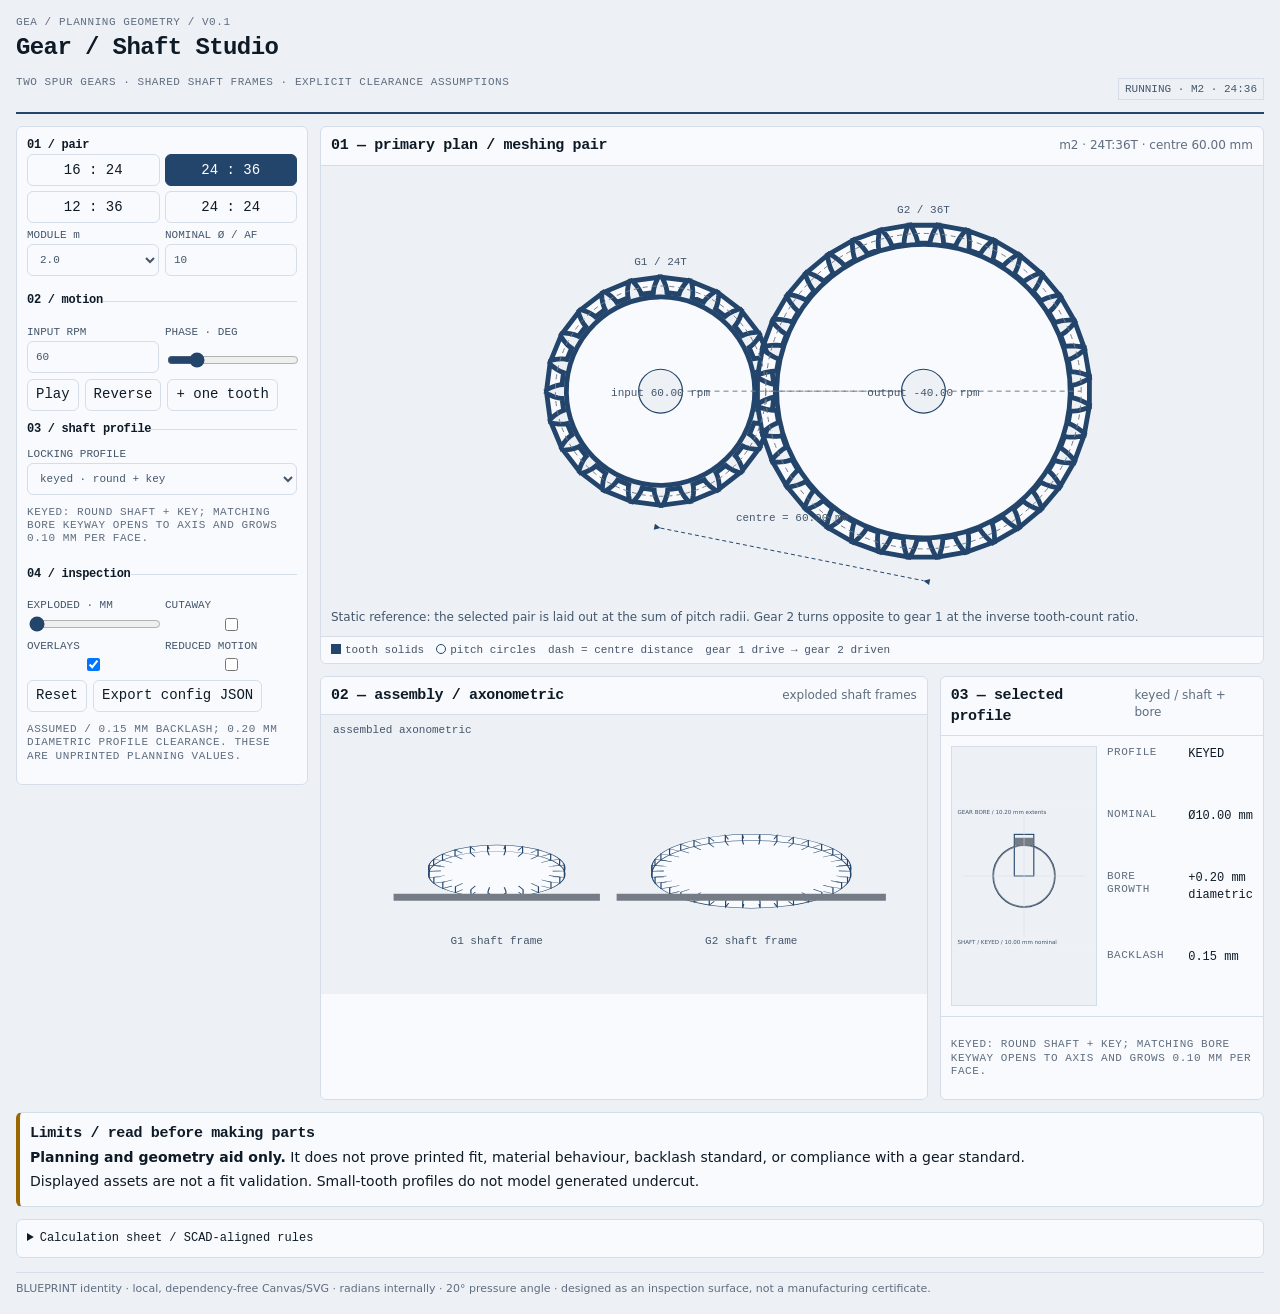
<file: gear-shaft-studio.html>
<!doctype html>
<html lang="en">
<head>
<meta charset="utf-8">
<meta name="viewport" content="width=device-width,initial-scale=1">
<meta name="description" content="Interactive planning visualizer for paired spur gears, shafts, bores and locking profiles.">
<title>Gear / Shaft Studio</title>
<style>
                                                                      
:root{--page:#edf1f6;--surface:#f8fafd;--ink:#0e1a26;--ink-2:#44566b;--muted:#5f6d7f;--grid:#d5dee8;--ring:rgba(14,26,38,.13);--accent:#23456b;--on-accent:#fff;--accent-2:#767c85;--good:#1e7d32;--warn:#9a6700;--crit:#c62828;--font-body:system-ui,-apple-system,"Segoe UI",sans-serif;--font-head:ui-monospace,Consolas,"Cascadia Mono",monospace;--font-mono:ui-monospace,Consolas,"Cascadia Mono",monospace;--radius:6px}
@media(prefers-color-scheme:dark){:root{--page:#0a1017;--surface:#111b26;--ink:#e8f0f8;--ink-2:#a9bccf;--muted:#6d7f92;--grid:#22303f;--ring:rgba(232,240,248,.12);--accent:#5b85b8;--on-accent:#0a1017;--accent-2:#c7cbd0;--good:#4caf50;--warn:#e0a828;--crit:#ef6a5a}}
*{box-sizing:border-box} html{background:var(--page);color:var(--ink);font:14px/1.42 var(--font-body)} body{margin:0} button,input,select{font:inherit;color:inherit} button,select,input[type=number]{background:var(--surface);border:1px solid var(--grid);border-radius:var(--radius);min-height:32px;padding:4px 8px}button{cursor:pointer;font-family:var(--font-mono)}button:hover,button:focus-visible,select:focus-visible,input:focus-visible{outline:2px solid var(--accent);outline-offset:1px}button.active{background:var(--accent);color:var(--on-accent);border-color:var(--accent)}input[type=range]{accent-color:var(--accent);width:100%}a{color:var(--accent)}
.shell{max-width:1480px;margin:auto;padding:16px}.mast{border-bottom:2px solid var(--accent);display:flex;gap:16px;justify-content:space-between;align-items:end;padding-bottom:12px}.kicker,.micro,dt,.assumed{font:11px/1.2 var(--font-mono);letter-spacing:.05em;text-transform:uppercase;color:var(--muted)}h1,h2,h3,legend{font-family:var(--font-head);font-weight:650;letter-spacing:-.025em}h1{font-size:24px;margin:2px 0}h2{font-size:15px;margin:0}h3{font-size:12px;margin:0}.stamp{font:11px var(--font-mono);border:1px solid var(--grid);padding:4px 6px;color:var(--ink-2)}.layout{display:grid;grid-template-columns:292px minmax(0,1fr);gap:12px;margin-top:12px}.controls,.panel,.notice,.data{border:1px solid var(--grid);border-radius:var(--radius);background:var(--surface)}.controls{padding:10px;align-self:start;position:sticky;top:8px}.controls fieldset{border:0;border-top:1px solid var(--grid);padding:10px 0 0;margin:10px 0 0}.controls fieldset:first-child{border-top:0;margin-top:0;padding-top:0}.controls legend{padding:0;font-size:12px}.row{display:grid;grid-template-columns:1fr 1fr;gap:6px;margin:6px 0}.row.one{grid-template-columns:1fr}.field{display:grid;gap:3px;font:11px var(--font-mono);color:var(--ink-2)}.pills{display:grid;grid-template-columns:repeat(2,1fr);gap:5px}.actions{display:flex;flex-wrap:wrap;gap:6px}.stage{display:grid;gap:12px}.panel{overflow:hidden}.panelhead{display:flex;align-items:baseline;justify-content:space-between;border-bottom:1px solid var(--grid);padding:8px 10px;gap:8px}.panelhead p{margin:0;color:var(--muted);font-size:12px}.canvas-wrap{position:relative;background:var(--page)}canvas{display:block;width:100%;height:auto;min-height:220px}.lower{display:grid;grid-template-columns:minmax(0,1.5fr) minmax(260px,.8fr);gap:12px}.profile-body{display:grid;grid-template-columns:1fr 1fr;gap:10px;padding:10px}.profile-diagram{width:100%;height:260px;border:1px solid var(--grid);background:var(--page)}.readout{padding:10px;border-top:1px solid var(--grid)}dl{display:grid;grid-template-columns:auto 1fr;gap:4px 10px;margin:0}dd{margin:0;font-family:var(--font-mono);font-size:12px}.notice{padding:10px;margin-top:12px;border-left:4px solid var(--warn)}.notice p{margin:4px 0}.data{padding:10px;margin-top:12px}.data summary{cursor:pointer;font-family:var(--font-head);font-size:12px}.data table{border-collapse:collapse;width:100%;margin-top:8px;font-size:12px}.data th,.data td{padding:5px;border:1px solid var(--grid);text-align:left}.data th{font-family:var(--font-mono);font-weight:600}.sr-only{position:absolute;width:1px;height:1px;padding:0;margin:-1px;overflow:hidden;clip:rect(0,0,0,0);white-space:nowrap;border:0}.fallback{padding:10px;margin:0;color:var(--ink-2);font-size:12px}.legend{display:flex;flex-wrap:wrap;gap:12px;padding:7px 10px;border-top:1px solid var(--grid);font:11px var(--font-mono);color:var(--ink-2)}.key{display:inline-block;width:10px;height:10px;border:1px solid var(--accent);margin-right:4px;vertical-align:-1px}.key.pitch{border-radius:50%}.key.mesh{background:var(--accent)}footer{border-top:1px solid var(--grid);margin-top:14px;padding-top:8px;color:var(--muted);font-size:11px}
@media(max-width:900px){.layout{grid-template-columns:1fr}.controls{position:static}.lower{grid-template-columns:1fr}.mast{align-items:start;flex-direction:column}.pills{grid-template-columns:repeat(4,1fr)}}@media(max-width:520px){.shell{padding:8px}.profile-body{grid-template-columns:1fr}.row{grid-template-columns:1fr}.pills{grid-template-columns:repeat(2,1fr)}h1{font-size:20px}}
</style>
</head>
<body>
<main class="shell">
 <header class="mast"><div><div class="kicker">GEA / planning geometry / v0.1</div><h1>Gear / Shaft Studio</h1><p class="micro">Two spur gears · shared shaft frames · explicit clearance assumptions</p></div><div class="stamp" id="stateStamp">PAUSED · M2 · 24:36</div></header>
 <div class="layout">
  <aside class="controls" aria-label="Geometry and motion controls">
   <fieldset><legend>01 / pair</legend><div class="pills" role="group" aria-label="Gear presets"><button type="button" data-preset="16,24">16 : 24</button><button type="button" class="active" data-preset="24,36">24 : 36</button><button type="button" data-preset="12,36">12 : 36</button><button type="button" data-preset="24,24">24 : 24</button></div><div class="row"><label class="field">MODULE m<select id="module"><option value="1.5">1.5</option><option value="2" selected>2.0</option><option value="3">3.0</option></select></label><label class="field">NOMINAL Ø / AF<input id="nominal" type="number" min="4" max="30" step="1" value="10"></label></div></fieldset>
   <fieldset><legend>02 / motion</legend><div class="row"><label class="field">INPUT RPM<input id="rpm" type="number" min="-600" max="600" step="1" value="60"></label><label class="field">PHASE · DEG<input id="phase" type="range" min="0" max="360" value="0"></label></div><div class="actions"><button type="button" id="play">Play</button><button type="button" id="reverse">Reverse</button><button type="button" id="step">+ one tooth</button></div></fieldset>
   <fieldset><legend>03 / shaft profile</legend><label class="field">LOCKING PROFILE<select id="profile"><option value="keyed" selected>keyed · round + key</option><option value="d_flat">D-flat</option><option value="hex">hex · across flats</option><option value="round">round · free-running</option></select></label><p class="assumed" id="profileHint">key width uses a compact planning table; bore keyway opens to axis.</p></fieldset>
   <fieldset><legend>04 / inspection</legend><div class="row"><label class="field">EXPLODED · MM<input id="explode" type="range" min="0" max="35" value="0"></label><label class="field">CUTAWAY<input id="cutaway" type="checkbox"></label></div><div class="row"><label class="field">OVERLAYS<input id="overlays" type="checkbox" checked></label><label class="field">REDUCED MOTION<input id="reduced" type="checkbox"></label></div><div class="actions"><button type="button" id="reset">Reset</button><button type="button" id="export">Export config JSON</button></div></fieldset>
   <p class="micro">ASSUMED / 0.15 mm backlash; 0.20 mm diametric profile clearance. These are unprinted planning values.</p>
  </aside>
  <section class="stage" aria-label="Gear visualizer">
   <section class="panel"><header class="panelhead"><h2>01 — primary plan / meshing pair</h2><p id="planMeta">pitch + engagement</p></header><div class="canvas-wrap"><canvas id="plan" width="1200" height="560" aria-label="Top plan of two meshing spur gears and their shafts"></canvas><p class="fallback">Static reference: the selected pair is laid out at the sum of pitch radii. Gear 2 turns opposite to gear 1 at the inverse tooth-count ratio.</p></div><div class="legend"><span><i class="key mesh"></i>tooth solids</span><span><i class="key pitch"></i>pitch circles</span><span>dash = centre distance</span><span>gear 1 drive → gear 2 driven</span></div></section>
   <div class="lower"><section class="panel"><header class="panelhead"><h2>02 — assembly / axonometric</h2><p>exploded shaft frames</p></header><canvas id="assembly" width="900" height="420" aria-label="Axonometric assembly view of gears and shafts"></canvas></section><section class="panel"><header class="panelhead"><h2>03 — selected profile</h2><p id="profileMeta">shaft / bore section</p></header><div class="profile-body"><svg id="profileSvg" class="profile-diagram" viewBox="0 0 260 260" role="img" aria-label="Selected shaft and gear bore cross section"><title>Profile cross section</title><desc>Static profile drawing appears after script loads.</desc></svg><dl id="readout"><dt>PROFILE</dt><dd>KEYED</dd><dt>NOMINAL</dt><dd>Ø10.0 mm</dd><dt>CLEARANCE</dt><dd>0.20 mm diametric</dd></dl></div><div class="readout"><p class="micro" id="torqueNote">KEYED / intended to transmit torque through a matching key and axis-opening gear keyway.</p></div></section></div>
  </section>
 </div>
 <section class="notice" aria-label="Limits and provenance"><h2>Limits / read before making parts</h2><p><strong>Planning and geometry aid only.</strong> It does not prove printed fit, material behaviour, backlash standard, or compliance with a gear standard.</p><p>Displayed assets are not a fit validation. Small-tooth profiles do not model generated undercut.</p></section>
 <details class="data"><summary>Calculation sheet / SCAD-aligned rules</summary><table><thead><tr><th>Quantity</th><th>Rule used in this viewer</th><th>Current value</th></tr></thead><tbody id="calcRows"><tr><td>Pitch radius</td><td>r = m · z / 2</td><td>—</td></tr></tbody></table></details>
 <p id="a11ySummary" class="sr-only" aria-live="polite"></p>
 <footer>BLUEPRINT identity · local, dependency-free Canvas/SVG · radians internally · 20° pressure angle · designed as an inspection surface, not a manufacturing certificate.</footer>
</main>
<script>
(()=>{'use strict';
 const $=id=>document.getElementById(id), plan=$('plan'), assembly=$('assembly'), psvg=$('profileSvg');
 const ctx=plan.getContext('2d'), ax=assembly.getContext('2d'), TAU=Math.PI*2, DEG=Math.PI/180, PRESSURE=20*DEG, BACKLASH=.15, CLEAR=.20;
 const state={z1:24,z2:36,m:2,nominal:10,profile:'keyed',rpm:60,phase:0,playing:!matchMedia('(prefers-reduced-motion: reduce)').matches,explode:0,cutaway:false,overlays:true,last:0};
 const cache=new Map();
 const css=n=>getComputedStyle(document.documentElement).getPropertyValue(n).trim();
 const n=v=>(Math.round(v*100)/100).toFixed(2), clamp=(v,a,b)=>Math.max(a,Math.min(b,v));
 function gear(z,m){const k=z+'|'+m;if(cache.has(k))return cache.get(k);const r=m*z/2, rb=r*Math.cos(PRESSURE), ro=r+m, rr=Math.max(m*(z/2-1.25),m*.45), tooth=Math.PI/(2*z)-BACKLASH/(2*r); const teeth=[]; for(let i=0;i<z;i++){const a=i*TAU/z, pts=[]; for(let s=0;s<=7;s++){const rad=rb+(ro-rb)*s/7, inv=Math.sqrt(Math.max(0,rad*rad-rb*rb))/rb-Math.acos(clamp(rb/rad,-1,1));pts.push([rad, a+tooth+inv]);} for(let s=7;s>=0;s--){const rad=rb+(ro-rb)*s/7, inv=Math.sqrt(Math.max(0,rad*rad-rb*rb))/rb-Math.acos(clamp(rb/rad,-1,1));pts.push([rad,a-tooth-inv]);} teeth.push(pts);} const out={z,m,r,rb,ro,rr,teeth};cache.set(k,out);return out}
 function pathGear(c,g,x,y,rot,fill,stroke){c.save();c.translate(x,y);c.rotate(rot);c.fillStyle=fill;c.strokeStyle=stroke;c.lineWidth=1.1;c.beginPath();c.arc(0,0,g.rr,0,TAU);c.fill();c.stroke(); for(const tooth of g.teeth){c.beginPath();tooth.forEach(([rad,a],i)=>{const px=Math.cos(a)*rad,py=Math.sin(a)*rad;i?c.lineTo(px,py):c.moveTo(px,py)});c.closePath();c.fill();c.stroke()}c.restore()}
 function profileDims(){const d=state.nominal, bore=d+CLEAR, key=d<=8?2:d<=12?3:d<=17?5:6;return{d,bore,key,flat:Math.max(.5,Math.round(d)/10),af:d,hexR:d/(2*Math.cos(Math.PI/6)),boreHexR:(d+CLEAR)/(2*Math.cos(Math.PI/6))}}
 function setup(c){const dpr=devicePixelRatio||1,w=c.clientWidth,h=Math.max(220,Math.round(c.clientWidth*.46));if(c.width!==w*dpr||c.height!==h*dpr){c.width=w*dpr;c.height=h*dpr}c.getContext('2d').setTransform(dpr,0,0,dpr,0,0);return{w,h}}
 function label(c,text,x,y,align='left'){c.save();c.fillStyle=css('--ink-2');c.font='11px '+css('--font-mono');c.textAlign=align;c.fillText(text,x,y);c.restore()}
 function arrow(c,x1,y1,x2,y2,text){c.save();c.strokeStyle=css('--accent');c.fillStyle=css('--accent');c.lineWidth=1;c.setLineDash([4,3]);c.beginPath();c.moveTo(x1,y1);c.lineTo(x2,y2);c.stroke();c.setLineDash([]);for(const [x,y,a] of [[x1,y1,Math.atan2(y2-y1,x2-x1)+Math.PI],[x2,y2,Math.atan2(y2-y1,x2-x1)]]){c.beginPath();c.moveTo(x,y);c.lineTo(x+7*Math.cos(a+.45),y+7*Math.sin(a+.45));c.lineTo(x+7*Math.cos(a-.45),y+7*Math.sin(a-.45));c.closePath();c.fill()}label(c,text,(x1+x2)/2,y1-7,'center');c.restore()}
 function drawPlan(){const {w,h}=setup(plan), g1=gear(state.z1,state.m),g2=gear(state.z2,state.m),scale=Math.min((w-105)/(2*(g1.ro+g2.ro)+34),(h-100)/(2*Math.max(g1.ro,g2.ro)));ctx.clearRect(0,0,w,h);ctx.fillStyle=css('--page');ctx.fillRect(0,0,w,h);const cx1=(w-(g1.r+g2.r)*scale)/2,cy=h*.52,cx2=cx1+(g1.r+g2.r)*scale; const th1=state.phase*DEG,th2=Math.PI-Math.PI/g2.z-th1*g1.z/g2.z;ctx.save();ctx.scale(scale,scale);pathGear(ctx,g1,cx1/scale,cy/scale,th1,css('--surface'),css('--accent'));pathGear(ctx,g2,cx2/scale,cy/scale,th2,css('--surface'),css('--accent'));ctx.restore();
 if(state.overlays){ctx.save();ctx.strokeStyle=css('--accent-2');ctx.lineWidth=1;ctx.setLineDash([5,4]);ctx.beginPath();ctx.arc(cx1,cy,g1.r*scale,0,TAU);ctx.arc(cx2,cy,g2.r*scale,0,TAU);ctx.stroke();ctx.beginPath();ctx.moveTo(cx1,cy);ctx.lineTo(cx2,cy);ctx.stroke();ctx.restore();arrow(ctx,cx1,cy+g1.ro*scale+23,cx2,cy+g2.ro*scale+23,'centre = '+n(state.m*(state.z1+state.z2)/2)+' mm');}
 [ [cx1,g1,'G1 / '+g1.z+'T'],[cx2,g2,'G2 / '+g2.z+'T'] ].forEach(([x,g,t])=>{ctx.save();ctx.fillStyle=css('--page');ctx.strokeStyle=css('--accent');ctx.lineWidth=1.2;ctx.beginPath();ctx.arc(x,cy,Math.max(4,state.nominal*scale/2),0,TAU);ctx.fill();ctx.stroke();ctx.restore();label(ctx,t,x,cy-g.ro*scale-12,'center')});label(ctx,'input '+n(state.rpm)+' rpm',cx1,cy+5,'center');label(ctx,'output '+n(-state.rpm*state.z1/state.z2)+' rpm',cx2,cy+5,'center');}
 function drawAssembly(){const {w,h}=setup(assembly),g1=gear(state.z1,state.m),g2=gear(state.z2,state.m),scale=Math.min(w/(g1.ro+g2.ro+55),h/(Math.max(g1.ro,g2.ro)*2.8));ax.clearRect(0,0,w,h);ax.fillStyle=css('--page');ax.fillRect(0,0,w,h);const x1=w*.29,x2=w*.71,y=h*.56,sy=.34,dx=state.explode*scale*.7;function isoGear(x,g,flip){const R=g.ro*scale,root=g.rr*scale,depth=18+state.explode*.35;ax.save();ax.translate(x,y);ax.scale(1,sy);if(state.cutaway){ax.beginPath();ax.rect(-R,-R,2*R,R);ax.clip()}ax.fillStyle=css('--surface');ax.strokeStyle=css('--accent');ax.lineWidth=1.2;ax.beginPath();ax.ellipse(0,-depth/2,R,R,0,0,TAU);ax.fill();ax.stroke();ax.beginPath();ax.ellipse(0,depth/2,R,R,0,0,TAU);ax.fill();ax.stroke();for(let a=0;a<g.z;a++){const q=a*TAU/g.z+state.phase*DEG*(flip?-.67:1),xA=Math.cos(q)*root,yA=Math.sin(q)*root,xB=Math.cos(q)*R,yB=Math.sin(q)*R;ax.beginPath();ax.moveTo(xA,yA-depth/2);ax.lineTo(xB,yB-depth/2);ax.lineTo(xB,yB+depth/2);ax.lineTo(xA,yA+depth/2);ax.stroke()}ax.restore(); ax.save();ax.strokeStyle=css('--accent-2');ax.lineWidth=7;ax.beginPath();ax.moveTo(x-(R+35+dx),y+26);ax.lineTo(x+(R+35+dx),y+26);ax.stroke();ax.restore();label(ax,(flip?'G2':'G1')+' shaft frame',x,y+73,'center')}
 isoGear(x1-dx,g1,false);isoGear(x2+dx,g2,true);if(state.explode){arrow(ax,x1+g1.ro*scale+10,y-70,x2-g2.ro*scale-10,y-70,'exploded '+n(state.explode)+' mm')}label(ax,state.cutaway?'CUTAWAY ENABLED':'assembled axonometric',12,18);}
 function poly(points,fill,stroke,w=1.5){return `<path d="M ${points.map(p=>p.join(',')).join(' L ')} Z" fill="${fill}" stroke="${stroke}" stroke-width="${w}"/>`}
 function drawProfile(){const d=profileDims(),cx=130,cy=130,sc=11,ink=css('--accent'),fill=css('--surface'),bg=css('--page'),profile=state.profile;let bore='',shaft='',note='';const circle=(r,stroke,dash='')=>`<circle cx="${cx}" cy="${cy}" r="${r*sc/2}" fill="none" stroke="${stroke}" stroke-width="2" ${dash?`stroke-dasharray="${dash}"`:''}/>`;if(profile==='keyed'){const boreKey=d.key+CLEAR;bore=circle(d.bore,ink)+`<rect x="${cx-boreKey*sc/2}" y="${cy-d.bore*sc/2-19}" width="${boreKey*sc}" height="${19+d.bore*sc/2}" fill="none" stroke="${ink}" stroke-width="2"/>`;shaft=circle(d.d,css('--accent-2'))+`<rect x="${cx-d.key*sc/2}" y="${cy-d.d*sc/2-14}" width="${d.key*sc}" height="14" fill="${css('--accent-2')}"/>`;note='keyed: round shaft + key; matching bore keyway opens to axis and grows 0.10 mm per face.'}else if(profile==='d_flat'){const r=d.d*sc/2,cut=d.flat*sc;shaft=poly([[cx-r,cy-r],[cx+r,cy-r],[cx+r,cy+r],[cx-r,cy+r]],'none',css('--accent-2'));shaft=`<path d="M ${cx-r},${cy-r+cut} A ${r},${r} 0 1 0 ${cx+r},${cy-r+cut} L ${cx+r},${cy-r} L ${cx-r},${cy-r} Z" fill="${fill}" stroke="${css('--accent-2')}" stroke-width="2"/>`;const br=d.bore*sc/2,bc=d.flat*sc+CLEAR*sc/2;bore=`<path d="M ${cx-br},${cy-br+bc} A ${br},${br} 0 1 0 ${cx+br},${cy-br+bc} L ${cx+br},${cy-br} L ${cx-br},${cy-br} Z" fill="none" stroke="${ink}" stroke-width="2"/>`;note='D-flat depth = max(0.5, round(diameter) / 10).'}else if(profile==='hex'){const pts=(r)=>Array.from({length:6},(_,i)=>[cx+Math.cos(Math.PI/6+i*TAU/6)*r*sc,cy+Math.sin(Math.PI/6+i*TAU/6)*r*sc]);shaft=poly(pts(d.hexR),fill,css('--accent-2'));bore=poly(pts(d.boreHexR),'none',ink);note='hex is specified across flats; circumradius = AF / (2 cos π/6).'}else{shaft=circle(d.d,css('--accent-2'));bore=circle(d.bore,ink);note='round profile is free-running and does not imply torque transmission.'}psvg.innerHTML=`<title>${profile} shaft and matching gear bore</title><rect width="260" height="260" fill="${bg}"/>${bore}${shaft}<path d="M20 130H240M130 20V240" stroke="${css('--grid')}" stroke-width="1"/><text x="10" y="18" fill="${css('--ink-2')}" font-family="${css('--font-mono')}" font-size="10">GEAR BORE / ${n(d.bore)} mm extents</text><text x="10" y="252" fill="${css('--ink-2')}" font-family="${css('--font-mono')}" font-size="10">SHAFT / ${profile.toUpperCase()} / ${n(d.d)} mm nominal</text>`;$('profileMeta').textContent=profile.replace('_',' ')+' / shaft + bore';$('profileHint').textContent=note;$('torqueNote').textContent=note;$('readout').innerHTML=`<dt>PROFILE</dt><dd>${profile.toUpperCase()}</dd><dt>NOMINAL</dt><dd>${profile==='hex'?'AF':'Ø'}${n(d.d)} mm</dd><dt>BORE GROWTH</dt><dd>+${n(CLEAR)} mm diametric</dd><dt>BACKLASH</dt><dd>${n(BACKLASH)} mm</dd>`}
 function updateText(){const g1=gear(state.z1,state.m),g2=gear(state.z2,state.m),center=state.m*(state.z1+state.z2)/2,r2=-state.rpm*state.z1/state.z2;$('planMeta').textContent=`m${state.m} · ${state.z1}T:${state.z2}T · centre ${n(center)} mm`;$('stateStamp').textContent=`${state.playing?'RUNNING':'PAUSED'} · M${state.m} · ${state.z1}:${state.z2}`;const rows=[['Pitch radius','r = m · z / 2',`G1 ${n(g1.r)} / G2 ${n(g2.r)} mm`],['Centre distance','m · (z1 + z2) / 2',n(center)+' mm'],['Base radius','r · cos(20°)',`G1 ${n(g1.rb)} / G2 ${n(g2.rb)} mm`],['Outside / root','r + m / r − 1.25m',`G1 ${n(g1.ro)} / ${n(g1.rr)} mm`],['Backlash half-angle','π/(2z) − backlash/(2r)',BACKLASH+' mm assumed'],['Gear 2 phase','π − π/z2 − θ1·z1/z2',n((Math.PI-Math.PI/state.z2-state.phase*DEG*state.z1/state.z2)/DEG)+'°'],['Output speed','rpm2 = −rpm1·z1/z2',n(r2)+' rpm']];$('calcRows').innerHTML=rows.map(r=>`<tr><td>${r[0]}</td><td>${r[1]}</td><td>${r[2]}</td></tr>`).join('');$('a11ySummary').textContent=`${state.z1}-tooth input gear and ${state.z2}-tooth driven gear at module ${state.m}; pitch centre ${n(center)} millimetres; driven speed ${n(r2)} rpm; ${state.profile} shaft profile.`}
 function render(){drawPlan();drawAssembly();drawProfile();updateText()}
 function loop(t){if(state.playing){const dt=Math.min((t-state.last)/1000,.06);state.phase=(state.phase+state.rpm*6*dt)%360;if(state.phase<0)state.phase+=360;$('phase').value=state.phase;render()}state.last=t;requestAnimationFrame(loop)}
 function setState(){state.m=+$('module').value;state.nominal=+$('nominal').value;state.rpm=+$('rpm').value;state.phase=+$('phase').value;state.profile=$('profile').value;state.explode=+$('explode').value;state.cutaway=$('cutaway').checked;state.overlays=$('overlays').checked;render()}
 document.querySelectorAll('[data-preset]').forEach(b=>b.addEventListener('click',()=>{[state.z1,state.z2]=b.dataset.preset.split(',').map(Number);document.querySelectorAll('[data-preset]').forEach(x=>x.classList.toggle('active',x===b));render()}));['module','nominal','rpm','phase','profile','explode','cutaway','overlays'].forEach(id=>$(id).addEventListener(id==='cutaway'||id==='overlays'?'change':'input',setState));$('play').addEventListener('click',()=>{state.playing=!state.playing;$('play').textContent=state.playing?'Pause':'Play';render()});$('reverse').addEventListener('click',()=>{$('rpm').value=-(+$('rpm').value);setState()});$('step').addEventListener('click',()=>{$('phase').value=(+$('phase').value)+360/state.z1;setState()});$('reduced').addEventListener('change',e=>{if(e.target.checked)state.playing=false;render()});$('reset').addEventListener('click',()=>{Object.assign(state,{z1:24,z2:36,m:2,nominal:10,profile:'keyed',rpm:60,phase:0,explode:0,cutaway:false,overlays:true,playing:false});$('module').value=2;$('nominal').value=10;$('profile').value='keyed';$('rpm').value=60;$('phase').value=0;$('explode').value=0;$('cutaway').checked=false;$('overlays').checked=true;document.querySelectorAll('[data-preset]').forEach(x=>x.classList.toggle('active',x.dataset.preset==='24,36'));$('play').textContent='Play';render()});$('export').addEventListener('click',()=>{const payload={tool:'gear-shaft-studio',version:'0.1',generated:new Date().toISOString(),configuration:{...state,backlashMm:BACKLASH,diametricClearanceMm:CLEAR,pressureAngleDeg:20},notes:['Planning aid only; not printed-fit or standards proof.','exports files predate repaired v0.6 keyway.']};const u=URL.createObjectURL(new Blob([JSON.stringify(payload,null,2)],{type:'application/json'})),a=document.createElement('a');a.href=u;a.download='gear-shaft-studio-config.json';a.click();setTimeout(()=>URL.revokeObjectURL(u),500)});document.addEventListener('visibilitychange',()=>{if(document.hidden){state.playing=false;state.last=performance.now();$('play').textContent='Play';render()}else state.last=performance.now()});addEventListener('resize',render);render();requestAnimationFrame(loop);
})();
</script>
</body>
</html>
</file>
<file: rimedaemon/assets/app.css>
.shell.shell[data-mode=street]{height:100svh;min-height:580px;overflow:clip}.immersive-street.remembered-street{height:calc(100svh - 43px);min-height:537px;overflow:clip}.remembered-street[data-district=exchange]{--acid: #ffb000;--signal: #d9a7ff;--rule: #ffb00038}.remembered-street[data-district=chapel]{--acid: #b6a3ff;--signal: #63ffcc;--rule: #b6a3ff38}.remembered-corner{position:absolute;inset:0;z-index:10;pointer-events:none}.remembered-corner button,.remembered-corner input,.remembered-corner label,.pocket-panel,.score-desk{pointer-events:auto}.remembered-corner button{cursor:pointer}.corner-poem{display:contents}.corner-poem .living-verse{bottom:91px;pointer-events:auto}.corner-address{position:absolute;width:1px;height:1px;overflow:hidden;clip-path:inset(50%)}.place-controls{position:absolute;top:13px;right:15px}.place-toggle,.corner-tools button,.current-actions button{color:var(--acid);background:#020703d9;border:1px solid var(--rule);min-height:32px;padding:8px 10px;font:8px/1.4 Consolas,monospace;letter-spacing:.05em}.place-toggle{max-width:min(310px,65vw);text-align:right}.district-nav{position:absolute;right:0;top:40px;width:248px;padding:6px;border:1px solid var(--acid);background:#020703ed;backdrop-filter:blur(5px)}.district-nav button{display:flex;align-items:center;gap:14px;width:100%;min-height:42px;text-align:left;padding:10px;border:0;color:var(--steel);background:transparent;font:10px/1.4 Consolas,monospace}.district-nav button b{font-weight:400}.district-nav button span{opacity:.5;font-size:8px}.district-nav button:hover,.district-nav button[aria-pressed=true]{color:var(--acid);background:color-mix(in srgb,var(--acid) 10%,transparent)}.word-offering label{color:var(--steel);display:block;font:7px/1.5 Consolas,monospace;letter-spacing:.09em}.word-offering>div{display:flex;border-bottom:1px solid var(--rule);margin-top:7px}.word-offering input{min-width:0;width:100%;padding:9px 0;border:0;background:transparent;color:var(--acid);font:11px/1.5 Consolas,monospace}.word-offering input::placeholder{color:var(--steel);opacity:.65}.word-offering button{min-width:40px;min-height:40px;border:0;background:transparent;color:var(--acid);font-size:22px}.word-offering button:disabled{opacity:.25;cursor:default}.current-actions{position:absolute;left:50%;bottom:51px;transform:translate(-50%);display:flex;gap:8px}.current-actions button{min-height:28px;padding:5px 9px;font-size:7px}.current-actions button:hover,.current-actions button[aria-pressed=true]{background:var(--acid);color:var(--ink)}.corner-tools{position:absolute;right:15px;bottom:10px;display:flex;gap:8px}.remembered-street .street-audio{z-index:12;left:15px;bottom:10px;min-height:32px;padding:8px 10px;border-color:var(--rule);background:#020703dc;font-size:8px}.remembered-street .street-audio[aria-pressed=true]{color:var(--acid);background:color-mix(in srgb,var(--acid) 12%,#020703);box-shadow:none}.remembered-street .street-instruction{left:50%;right:auto;bottom:17px;margin:0;transform:translate(-50%);font-size:6px;white-space:nowrap;opacity:.65}.remembered-street .deep-terminal{bottom:auto;opacity:.6}.score-desk{position:absolute;right:15px;bottom:51px;z-index:16;width:min(330px,calc(100% - 30px));padding:15px;display:grid;gap:18px;border:1px solid var(--acid);background:#020703f2;backdrop-filter:blur(5px)}.score-desk[hidden]{display:none}.score-notation{position:relative;display:flex;align-items:center;gap:11px;padding-bottom:9px;border-bottom:1px solid var(--rule)}.score-notation>span{min-width:30px;font:20px/1 Georgia,serif;color:var(--acid)}.score-notation b{display:block;color:var(--paper);font:9px/1.5 Consolas,monospace}.score-notation small{display:block;color:var(--steel);margin-top:4px;font:8px/1.5 Consolas,monospace}.score-notation i{position:absolute;bottom:-2px;width:3px;height:3px;background:var(--acid);transition:left 1s}.score-level{width:2px;height:28px;background:var(--acid);transform-origin:bottom;transition:transform .4s,opacity .4s}.score-desk>label{display:grid;grid-template-columns:55px 1fr 34px;align-items:center;gap:8px;color:var(--steel);font:8px/1.5 Consolas,monospace}.score-desk input{width:100%;min-width:20px;accent-color:var(--acid);height:24px}.score-desk output{color:var(--acid);font-size:8px}.corner-notice{position:absolute;top:55px;left:50%;width:min(500px,80%);transform:translate(-50%);color:var(--acid);background:#020703cc;font:10px/1.5 Consolas,monospace;text-align:center}.corner-notice:empty{display:none}.audio-error{position:absolute;left:15px;bottom:49px;z-index:15;max-width:320px;margin:0;color:var(--amber);background:#020703db;font:10px/1.5 Consolas,monospace}.audio-error:empty{display:none}.pocket-panel{position:absolute;top:55px;right:15px;bottom:52px;width:min(430px,calc(100% - 30px));padding:20px;display:flex;flex-direction:column;z-index:18;border:1px solid var(--acid);background:#020703f5}.pocket-panel header{display:flex;align-items:start;justify-content:space-between;gap:10px}.pocket-panel header span{color:var(--acid);font:8px/1.4 Consolas,monospace;letter-spacing:.15em}.pocket-panel h2{margin:9px 0;color:var(--paper);font:23px/1.3 Georgia,serif}.pocket-panel header button{min-width:40px;min-height:40px;border:0;background:transparent;color:var(--acid);font-size:25px}.pocket-note{color:var(--steel);font:10px/1.6 Consolas,monospace}.pocket-list{overflow-y:auto;overscroll-behavior:contain}.pocket-list article{border-top:1px solid var(--rule);padding:16px 0}.pocket-list article small{color:var(--acid);font:8px/1.4 Consolas,monospace}.pocket-list article p,.empty-pocket{color:var(--paper);font:14px/1.6 Georgia,serif;margin:10px 0;overflow-wrap:anywhere}.pocket-list article button{min-height:38px;padding:8px;border:1px solid var(--rule);color:var(--acid);background:transparent;font:8px/1.5 Consolas,monospace}@media(max-width:700px){.shell.shell[data-mode=street]{min-height:520px}.immersive-street.remembered-street{min-height:477px}.place-controls{top:10px;right:10px}.place-toggle{max-width:200px;font-size:7px;min-height:30px;padding:7px}.remembered-street .semantic-horizon{display:none}.word-offering input{font-size:16px}.corner-poem .living-verse{bottom:86px;width:calc(100% - 24px)}.current-actions{bottom:50px;gap:6px;white-space:nowrap}.current-actions button{font-size:6px}.remembered-street .street-audio{left:10px;font-size:7px;padding:8px}.corner-tools{right:10px;gap:5px}.corner-tools button{font-size:7px;padding:8px}.remembered-street .street-instruction{display:none}.remembered-street .deep-terminal{top:12px;bottom:auto;opacity:.55;font-size:6px}.score-desk{right:10px;bottom:49px;width:min(300px,calc(100% - 20px))}.pocket-panel{top:48px;right:10px;bottom:50px;width:calc(100% - 20px)}}.remembered-street .shadow-processes{overflow:clip}.remembered-street .word-daemon{position:absolute;display:flex;align-items:center;gap:7px;z-index:13;width:max-content;max-width:80vw;color:var(--violet);opacity:1;pointer-events:none;animation:none;transform:translate(-50%,-50%);transition:left 1.35s ease-in-out,top 1.35s ease-in-out;font:700 clamp(8px,.82vw,12px)/1 Consolas,monospace;text-shadow:0 0 10px currentColor}.remembered-street .word-daemon>b{font:inherit;letter-spacing:.04em}.remembered-street .word-daemon>i{display:block;flex-shrink:0;width:44px;height:2px;background:currentColor;box-shadow:0 0 9px currentColor}.remembered-street .word-daemon.phase-arriving{animation:lexicalArrival 2.4s ease-out both}.remembered-street .word-daemon.phase-departing{animation:lexicalDeparture 2.8s ease-in both}.daemon-service{position:absolute;top:22px;left:50%;width:min(286px,80vw);transform:translate(-50%);text-align:left;color:var(--steel);font:9px/1.5 Consolas,monospace;text-shadow:0 0 6px #000}.daemon-service>code{display:block;color:var(--violet);font:8px/1.4 Consolas,monospace}.collected-lexemes{display:flex;flex-wrap:wrap;gap:4px 8px;margin-top:7px}.collected-lexemes>span{padding:3px 4px;color:var(--paper);border-bottom:1px dotted var(--rule);background:#010603a8;font:10px/1.4 Consolas,monospace;animation:lexemeAccepted .5s steps(4,end) both}.collected-lexemes small{font-size:6px;color:var(--signal)}.word-daemon .daemon-invitation{display:block;min-height:36px;margin-top:7px;padding:7px 9px;border:1px solid var(--violet);background:#010603c9;color:var(--violet);font:10px/1.4 Consolas,monospace}.word-daemon .daemon-invitation:hover{background:var(--violet);color:var(--ink)}.word-daemon .word-offering{margin-top:10px;padding:10px;border-left:1px solid var(--violet);background:#010603ec;pointer-events:auto}.word-daemon .word-offering label{color:var(--violet)}.word-daemon .word-offering>div{align-items:center;gap:7px}.word-daemon .word-offering>div>span{color:var(--violet);font-size:14px}.word-daemon .daemon-pass{display:block;width:auto;min-height:28px;padding:5px 0 0;border:0;background:transparent;color:var(--steel);font:8px/1.4 Consolas,monospace;text-align:left}.word-daemon .compiled-packet{margin:8px 0 0;color:var(--acid);font:10px/1.5 Consolas,monospace;overflow-wrap:anywhere}.remembered-street .shadow-figure .resident-word{position:absolute;bottom:91px;left:50%;width:max-content;max-width:160px;transform:translate(-50%);padding:4px;border-bottom:1px solid currentColor;color:var(--paper);background:#010603da;font:10px/1.4 Consolas,monospace;pointer-events:none;animation:residentReply 2.6s ease-out both}@keyframes lexicalArrival{0%{transform:translate(calc(-50% - 42vw),24px) skew(-16deg);opacity:0}20%{opacity:1}to{transform:translate(-50%,-50%);opacity:1}}@keyframes lexicalDeparture{0%{transform:translate(-50%,-50%);opacity:1}55%{opacity:.85}to{transform:translate(calc(-50% + 45vw),-150px) scale(.25);opacity:0}}@keyframes lexemeAccepted{0%{opacity:.1;transform:translateY(-6px)}to{opacity:1;transform:none}}@keyframes residentReply{0%{opacity:0;transform:translate(-50%,5px)}12%,70%{opacity:1;transform:translate(-50%)}to{opacity:0;transform:translate(-50%,-12px)}}@media(max-width:700px){.remembered-street .word-daemon{font-size:8px}.daemon-service{width:min(270px,80vw)}.word-daemon .daemon-invitation{min-height:40px}}@media(prefers-reduced-motion:reduce){.remembered-street .word-daemon{transition:none;animation:none}.collected-lexemes>span,.remembered-street .resident-word{animation:none}}.remembered-street .echo-daemon{color:var(--signal);font-weight:400}.echo-daemon .daemon-service>code{color:var(--signal)}.echo-memory{margin:8px 0 0;color:var(--steel);font:9px/1.6 Consolas,monospace;overflow-wrap:anywhere}.echo-choice{display:flex;align-items:center;flex-wrap:wrap;gap:4px 12px;margin-top:3px}.echo-daemon .daemon-invitation{border-color:var(--signal);color:var(--signal);font-size:9px}.echo-daemon .daemon-invitation:hover{background:var(--signal);color:var(--ink)}.echo-decline{padding:8px 0;min-height:36px;border:0;background:transparent;color:var(--steel);font:8px/1.4 Consolas,monospace}.echo-decline:hover{color:var(--signal)}.remembered-street .shadow-figure .continuation-shell{position:absolute;inset:0;display:block;color:var(--signal);pointer-events:none;animation:echoDivergence 18s ease-out both}.remembered-street .continuation-shell>i,.remembered-street .continuation-shell>b{background:#02100c66;border-style:dotted}.remembered-street .shadow-figure .continuation-shell>code{animation:none;opacity:.7;font-size:5px;top:78px}.continuation-shell>em{position:absolute;top:-18px;left:50%;width:max-content;max-width:150px;transform:translate(-50%);font:7px/1.3 Consolas,monospace;color:var(--signal);background:#020806b3}@keyframes echoDivergence{0%{opacity:0;transform:translate(0)}12%{opacity:.45;transform:translate(16px)}50%{opacity:.35;transform:translate(29px,-3px)}88%{opacity:.2;transform:translate(38px,-7px)}to{opacity:0;transform:translate(44px,-12px)}}@media(max-width:700px){.echo-memory{font-size:8px}.echo-choice{gap:2px 10px}.echo-decline{min-height:40px}}@media(prefers-reduced-motion:reduce){.remembered-street .shadow-figure .continuation-shell{animation:none;transform:translate(24px);opacity:.35}}.remembered-street .carried-lexeme{display:inline;font-family:inherit;font-size:inherit;font-weight:inherit;font-style:italic;color:inherit;letter-spacing:inherit;text-shadow:inherit}:root{--ink: #030806;--panel: #07110c;--paper: #dfffea;--acid: #65ff8f;--signal: #30e8ff;--amber: #ffb000;--violet: #b6a3ff;--steel: #8fb3a0;--rule: rgba(101, 255, 143, .22)}*{box-sizing:border-box}html{background:var(--ink);scroll-behavior:smooth}body{margin:0;background:var(--ink);color:var(--paper);font-family:Cascadia Mono,Consolas,Courier New,monospace}button,input{font:inherit}button,a,input[type=range]{-webkit-tap-highlight-color:transparent}button:focus-visible,input:focus-visible,a:focus-visible{outline:2px solid var(--acid);outline-offset:3px}.shell{min-height:100vh;overflow:hidden;position:relative;isolation:isolate;background:linear-gradient(90deg,transparent 49.9%,rgba(101,255,143,.05) 50%,transparent 50.1%),radial-gradient(circle at 79% 18%,color-mix(in srgb,var(--acid) 13%,transparent),transparent 23rem),var(--ink)}.shell[data-channel=street]{--acid: #65ff8f;--signal: #30e8ff;--rule: rgba(101, 255, 143, .22)}.shell[data-channel=babel]{--acid: #30e8ff;--signal: #ffb000;--rule: rgba(48, 232, 255, .24)}.shell[data-channel=franchise]{--acid: #ffb000;--signal: #d9a7ff;--rule: rgba(255, 176, 0, .25)}.shell[data-channel=void]{--acid: #b6a3ff;--signal: #63ffcc;--rule: rgba(182, 163, 255, .25)}.shell:before{content:"";position:absolute;inset:0;z-index:-2;opacity:.22;background-image:linear-gradient(rgba(255,255,255,.14) 1px,transparent 1px),linear-gradient(90deg,rgba(255,255,255,.14) 1px,transparent 1px);background-size:72px 72px;transform:perspective(520px) rotateX(62deg) scale(1.6) translateY(40%);transform-origin:bottom;mask-image:linear-gradient(to bottom,transparent 15%,black 80%)}.scanlines{pointer-events:none;position:fixed;inset:0;z-index:20;opacity:.2;background:repeating-linear-gradient(to bottom,transparent 0,transparent 3px,color-mix(in srgb,var(--acid) 34%,transparent) 4px);mix-blend-mode:soft-light}.modebar{position:relative;z-index:30;width:100%;max-width:1500px;min-height:43px;margin:0 auto;padding:0 14px 0 18px;display:grid;grid-template-columns:1fr auto 1fr;align-items:center;border:1px solid var(--rule);background:#030806f5;color:var(--steel);font:700 10px/1 Consolas,Courier New,monospace;letter-spacing:.12em}.console-brand{color:var(--paper)}.console-brand b{color:var(--acid);font-weight:inherit}.brand-cursor{color:var(--signal);animation:cursorBlink .75s steps(2,end) infinite}.mode-status{color:var(--steel);opacity:.62;text-align:center}.modebar button{justify-self:end;padding:7px 9px;border:1px solid var(--acid);background:transparent;color:var(--acid);cursor:pointer;font:inherit;letter-spacing:.07em}.modebar button:hover,.modebar button[aria-pressed=true]{background:var(--acid);color:var(--ink);box-shadow:0 0 18px color-mix(in srgb,var(--acid) 34%,transparent)}.shell[data-mode=street]{height:100svh;min-height:580px;overflow:hidden;background:#010302}.shell[data-mode=street]:before{display:none}.immersive-street{--look-x: 0;--look-y: 0;position:relative;min-height:calc(100svh - 43px);max-width:1500px;margin:0 auto;overflow:hidden;border:1px solid var(--rule);border-top:0;background:#010302;cursor:crosshair;isolation:isolate}.immersive-street:focus-visible{outline:1px solid var(--acid);outline-offset:-2px}.generated-street{position:absolute;inset:-2%;z-index:0;background:radial-gradient(circle at 50% 22%,color-mix(in srgb,var(--violet) 9%,transparent),transparent 16%),radial-gradient(circle at 50% 24%,color-mix(in srgb,var(--acid) 8%,transparent),transparent 36%),#010302;transform:translate3d(calc(var(--look-x) * -8px),calc(var(--look-y) * -5px),0) scale(1.035);transition:transform .5s cubic-bezier(.2,.8,.2,1)}.generated-street:before{content:"";position:absolute;inset:0;opacity:.2;background:repeating-linear-gradient(to bottom,transparent 0 39px,var(--rule) 40px),repeating-linear-gradient(90deg,transparent 0 79px,var(--rule) 80px);mask-image:radial-gradient(circle at 50% 25%,black,transparent 68%)}.black-sun-source{position:absolute;top:7.5%;left:50%;z-index:9;display:grid;justify-items:center;gap:10px;transform:translate(-50%);color:var(--acid);font:700 7px/1 Consolas,monospace;letter-spacing:.14em;white-space:nowrap}.black-sun-source i{position:relative;display:block;width:clamp(52px,7vw,94px);aspect-ratio:1;border:1px solid var(--acid);border-radius:50%;background:#000;box-shadow:0 0 3px var(--paper),0 0 16px var(--acid),0 0 42px color-mix(in srgb,var(--signal) 55%,transparent),0 0 86px color-mix(in srgb,var(--violet) 30%,transparent);animation:blackSunPulse 5.5s ease-in-out infinite}.black-sun-source i:before,.black-sun-source i:after{content:"";position:absolute;inset:50% -110%;height:1px;background:linear-gradient(90deg,transparent,var(--signal),transparent);box-shadow:0 0 9px var(--signal)}.black-sun-source i:after{transform:rotate(90deg)}.street-mesh{position:absolute;top:21%;bottom:-28%;left:50%;z-index:1;width:min(98%,1320px);overflow:hidden;transform:translate(-50%);clip-path:polygon(47.4% 0,52.6% 0,100% 100%,0 100%);background:repeating-linear-gradient(to bottom,transparent 0 31px,color-mix(in srgb,var(--acid) 37%,transparent) 32px 33px),linear-gradient(to bottom,color-mix(in srgb,var(--signal) 7%,#010302),#000);box-shadow:inset 0 0 65px color-mix(in srgb,var(--acid) 22%,transparent)}.street-mesh:before,.street-mesh:after{content:"";position:absolute;top:0;bottom:0;width:2px;background:var(--signal);box-shadow:0 0 15px var(--signal)}.street-mesh:before{left:0;transform:rotate(-8deg);transform-origin:top}.street-mesh:after{right:0;transform:rotate(8deg);transform-origin:top}.street-mesh>i{position:absolute;top:0;bottom:0;left:50%;display:block;width:1px;background:linear-gradient(to bottom,var(--acid),color-mix(in srgb,var(--acid) 40%,transparent));opacity:.42;transform-origin:top}.street-mesh>i:nth-child(1){transform:rotate(-7deg)}.street-mesh>i:nth-child(2){transform:rotate(-5.3deg)}.street-mesh>i:nth-child(3){transform:rotate(-3.6deg)}.street-mesh>i:nth-child(4){transform:rotate(-1.8deg)}.street-mesh>i:nth-child(5){transform:none}.street-mesh>i:nth-child(6){transform:rotate(1.8deg)}.street-mesh>i:nth-child(7){transform:rotate(3.6deg)}.street-mesh>i:nth-child(8){transform:rotate(5.3deg)}.street-mesh>i:nth-child(9){transform:rotate(7deg)}.rune-lattice{position:absolute;inset:0;z-index:2;display:flex;flex-direction:column;align-items:center;gap:clamp(22px,4.5vh,58px);padding-top:14px;overflow:hidden;color:var(--acid);opacity:.52;text-shadow:0 0 8px currentColor;font:700 clamp(5px,.56vw,8px)/1 Consolas,monospace;white-space:nowrap}.rune-lattice span{display:block;width:100%;text-align:center;letter-spacing:.12em;animation:runeFabric 4.8s steps(3,end) infinite}.rune-lattice span:nth-child(3n){color:var(--signal);animation-delay:-1.7s}.rune-lattice span:nth-child(4n){color:var(--amber);animation-delay:-3.1s}.rune-lattice span:nth-child(5n){color:var(--violet)}.rune-lattice span:nth-child(4n):after{content:" +++ PATCHED BY PASSING PROCESS";color:var(--paper);opacity:0;animation:fabricRewrite 17s steps(2,end) infinite}.process-highway{position:absolute;inset:20% 0 -16%;z-index:5;overflow:hidden;pointer-events:none;mask-image:linear-gradient(to bottom,transparent 0,black 7%,black 88%,transparent 100%)}.process-packet{position:absolute;top:3%;left:50%;display:grid;gap:3px;width:max-content;color:var(--acid);text-shadow:0 0 8px currentColor;font:700 clamp(6px,.68vw,10px)/1 Consolas,monospace;transform-origin:center;animation:packetFlowCenter 13s linear infinite}.process-packet code{padding:3px 5px;border:1px solid color-mix(in srgb,currentColor 35%,transparent);background:#000603ad;color:inherit;font:inherit}.process-packet:not(.glitch) code{animation:codeFlicker 3.8s steps(4,end) infinite}.process-packet em{max-width:320px;color:var(--paper);opacity:0;font:italic 500 clamp(7px,.86vw,13px)/1.25 Consolas,monospace;white-space:normal;animation:poemHop 9s ease-in-out infinite}.process-packet:nth-child(3n+1){animation-name:packetFlowLeft}.process-packet:nth-child(3n+2){animation-name:packetFlowRight;color:var(--signal)}.process-packet:nth-child(4n){color:var(--amber)}.process-packet:nth-child(5n){color:var(--violet)}.process-packet:nth-child(1){animation-delay:-1s;animation-duration:12s}.process-packet:nth-child(2){animation-delay:-7s;animation-duration:15s}.process-packet:nth-child(3){animation-delay:-11s;animation-duration:17s}.process-packet:nth-child(4){animation-delay:-4s;animation-duration:14s}.process-packet:nth-child(5){animation-delay:-13s;animation-duration:18s}.process-packet:nth-child(6){animation-delay:-8s;animation-duration:13s}.process-packet:nth-child(7){animation-delay:-16s;animation-duration:19s}.process-packet:nth-child(8){animation-delay:-3s;animation-duration:16s}.process-packet:nth-child(9){animation-delay:-10s;animation-duration:14s}.process-packet:nth-child(10){animation-delay:-6s;animation-duration:17s}.process-packet:nth-child(11){animation-delay:-14s;animation-duration:20s}.process-packet:nth-child(12){animation-delay:-2s;animation-duration:15s}.process-packet.poetic em{color:var(--acid);text-shadow:0 0 12px currentColor;animation-duration:7.4s}.process-packet.glitch code{animation:packetGlitch 2.7s steps(2,end) infinite}.street-hole{position:absolute;z-index:7;width:clamp(82px,10vw,150px);height:clamp(24px,3vw,44px);overflow:hidden;border:1px solid var(--signal);background:#000;box-shadow:0 0 12px color-mix(in srgb,var(--signal) 55%,transparent),inset 0 0 12px color-mix(in srgb,var(--violet) 42%,transparent);clip-path:polygon(0 38%,11% 18%,24% 30%,36% 7%,48% 26%,63% 12%,74% 31%,89% 17%,100% 42%,91% 67%,75% 58%,60% 88%,44% 68%,29% 92%,15% 66%,0 78%);animation:holeTear 14s steps(3,end) infinite}.street-hole span{display:block;padding-top:12px;color:var(--signal);text-align:center;font:700 6px/1 Consolas,monospace;letter-spacing:.1em}.hole-alpha{top:51%;left:27%;animation-delay:-3s}.hole-beta{top:66%;right:22%;animation-delay:-9s;transform:rotate(7deg)}.stall-sequence{--stall-delay: 0s;position:absolute;inset:0;z-index:10;pointer-events:none;font-family:Consolas,monospace}.stalled-process{position:absolute;top:25%;left:50%;display:grid;gap:4px;padding:7px 9px;border:1px solid var(--amber);background:#020502;color:var(--amber);box-shadow:0 0 13px color-mix(in srgb,var(--amber) 35%,transparent);font:700 clamp(7px,.72vw,10px)/1 Consolas,monospace;animation:stalledRoute 22s steps(2,end) infinite}.stalled-process code{color:var(--paper);font:inherit}.stalled-process b{animation:stalledBlink .58s steps(2,end) infinite}.daemon-sweeper{position:absolute;top:57%;left:50%;display:flex;align-items:center;gap:7px;color:var(--violet);opacity:0;text-shadow:0 0 10px currentColor;font:700 clamp(8px,.82vw,12px)/1 Consolas,monospace;animation:daemonSweep 22s ease-in-out infinite}.daemon-sweeper i{position:relative;display:block;width:44px;height:2px;background:var(--violet);box-shadow:0 0 9px var(--violet)}.daemon-sweeper i:after{content:"";position:absolute;right:-2px;top:-7px;width:9px;height:16px;border-right:2px solid var(--violet);border-bottom:2px solid var(--violet);transform:skew(-18deg)}.trapdoor-void{position:absolute;top:70%;left:66%;width:clamp(100px,13vw,190px);height:clamp(30px,4vw,56px);display:grid;place-items:center;border:1px solid var(--violet);background:#000;color:var(--violet);box-shadow:0 0 22px color-mix(in srgb,var(--violet) 42%,transparent);clip-path:polygon(12% 0,100% 9%,88% 100%,0 83%);transform:perspective(240px) rotateX(70deg) scaleY(.02);transform-origin:center;opacity:0;font:700 7px/1 Consolas,monospace;animation:trapdoorOpen 22s steps(4,end) infinite}.stall-sequence .stalled-process,.stall-sequence .daemon-sweeper,.stall-sequence .trapdoor-void{animation-duration:48s;animation-delay:var(--stall-delay)}.stall-north{--stall-delay: -2s}.stall-west{--stall-delay: -18s}.stall-east{--stall-delay: -34s}.stall-west .stalled-process{top:30%;left:31%}.stall-west .daemon-sweeper{top:59%;left:30%}.stall-west .trapdoor-void{top:73%;left:49%}.stall-east .stalled-process{top:14%;left:61%}.stall-east .daemon-sweeper{top:47%;left:60%}.stall-east .trapdoor-void{top:64%;left:78%}.shadow-processes{position:absolute;inset:19% 0 -5%;z-index:6;overflow:hidden;pointer-events:none;clip-path:polygon(47% 0,53% 0,98% 100%,2% 100%)}.shadow-figure{--lane-near: 0vw;--lane-far: 0vw;position:absolute;top:0;left:50%;width:34px;height:76px;color:var(--acid);opacity:0;filter:blur(.35px) drop-shadow(0 0 6px currentColor);transform-origin:bottom center;animation:shadowAscend 19s linear infinite}.shadow-figure i{position:absolute;top:0;left:9px;width:15px;height:17px;border:1px solid currentColor;border-radius:48% 48% 40% 40%;background:#000}.shadow-figure b{position:absolute;top:18px;left:3px;width:28px;height:55px;border:1px solid currentColor;background:linear-gradient(90deg,#000,color-mix(in srgb,currentColor 14%,#000),#000);clip-path:polygon(28% 0,72% 0,100% 42%,78% 38%,88% 100%,12% 100%,22% 38%,0 42%)}.shadow-figure i,.shadow-figure b{animation:figureFrazzle 2.3s steps(3,end) infinite}.shadow-figure:after{content:"";position:absolute;top:9px;left:-16px;width:65px;height:58px;background:repeating-linear-gradient(to bottom,transparent 0 5px,currentColor 6px,transparent 7px 10px);opacity:.22;mix-blend-mode:screen;animation:figureFrazzle .72s steps(2,end) infinite reverse}.shadow-figure code{position:absolute;top:74px;left:50%;width:max-content;color:currentColor;opacity:0;font:700 6px/1 Consolas,monospace;transform:translate(-50%);animation:patchTrail 19s steps(3,end) infinite}.figure-1{--lane-near: -31vw;--lane-far: -1vw;animation-delay:-3s}.figure-2{--lane-near: 26vw;--lane-far: 1.5vw;color:var(--signal);animation-delay:-13s;animation-duration:23s}.figure-3{--lane-near: -14vw;--lane-far: -.5vw;color:var(--violet);animation-name:shadowDescend;animation-delay:-7s;animation-duration:17s}.figure-4{--lane-near: 37vw;--lane-far: 2vw;color:var(--amber);animation-delay:-17s;animation-duration:27s}.figure-5{--lane-near: 12vw;--lane-far: .5vw;animation-name:shadowDescend;animation-delay:-2s;animation-duration:21s}.figure-2 code{animation-duration:23s}.figure-3 code{animation-duration:17s}.figure-4 code{animation-duration:27s}.figure-5 code{animation-duration:21s}.immersive-vignette{position:absolute;inset:0;z-index:1;pointer-events:none;background:radial-gradient(circle at 50% 39%,transparent 0 8%,rgba(0,0,0,.12) 34%,rgba(0,0,0,.74) 100%),linear-gradient(90deg,rgba(0,0,0,.55),transparent 28% 72%,rgba(0,0,0,.55))}.semantic-horizon{position:absolute;top:19px;right:19px;z-index:7;display:flex;align-items:center;gap:8px;color:var(--steel);opacity:.58;font:700 8px/1 Consolas,monospace;letter-spacing:.12em;text-transform:uppercase}.semantic-horizon i{display:block;width:20px;height:1px;background:linear-gradient(90deg,var(--signal),var(--acid))}.glyph-river{position:absolute;inset:28% 4% -42%;z-index:3;overflow:hidden;pointer-events:none;transform:perspective(620px) rotateX(55deg) translate3d(calc(var(--look-x) * 8px),calc(var(--look-y) * 3px),0);transform-origin:top center;mask-image:linear-gradient(to bottom,transparent 0,black 14%,black 80%,transparent 100%)}.river-column{position:absolute;top:-105%;display:grid;gap:13vh;color:var(--acid);opacity:.64;text-shadow:0 0 8px currentColor;font:700 clamp(7px,.72vw,11px)/1 Consolas,monospace;white-space:nowrap;animation:glyphCurrent 10s linear infinite}.river-column span{display:block}.river-column:nth-child(1) span,.river-column:nth-child(6) span{opacity:.2;filter:blur(.9px)}.river-column:nth-child(2) span,.river-column:nth-child(5) span{opacity:.48;filter:blur(.35px)}.river-column:nth-child(3) span,.river-column:nth-child(4) span{opacity:.96;filter:none}.river-column:nth-child(1){left:9%;animation-duration:13s}.river-column:nth-child(2){left:24%;color:var(--signal);animation-duration:9s;animation-delay:-5s}.river-column:nth-child(3){left:39%;animation-duration:15s;animation-delay:-9s}.river-column:nth-child(4){left:54%;color:var(--amber);animation-duration:11s;animation-delay:-2s}.river-column:nth-child(5){left:68%;animation-duration:17s;animation-delay:-12s}.river-column:nth-child(6){left:82%;color:var(--violet);animation-duration:12s;animation-delay:-7s}.poetry-current{position:absolute;inset:0;z-index:5;overflow:hidden;pointer-events:none;mask-image:linear-gradient(to bottom,transparent 7%,black 23%,black 82%,transparent 98%)}.poetry-current span{position:absolute;top:31%;left:12%;width:max-content;max-width:62vw;color:var(--paper);opacity:0;filter:blur(.3px);text-shadow:0 0 12px color-mix(in srgb,var(--acid) 55%,transparent);font:500 clamp(9px,1.05vw,15px)/1.2 Consolas,monospace;animation:poetryFlow 22s linear infinite}.poetry-current span:nth-child(2n){left:36%;color:var(--acid);animation-delay:-4s}.poetry-current span:nth-child(3n){left:6%;color:var(--signal);animation-delay:-8s}.poetry-current span:nth-child(4n){left:49%;animation-delay:-12s}.poetry-current span:nth-child(5n){left:21%;color:var(--amber);animation-delay:-16s}.poetry-current span:nth-child(6n){left:58%;color:var(--violet);animation-delay:-20s}.poetry-current span:nth-child(7){animation-delay:-2s}.poetry-current span:nth-child(8){animation-delay:-6s}.poetry-current span:nth-child(9){animation-delay:-10s}.poetry-current span:nth-child(10){animation-delay:-14s}.poetry-current span:nth-child(11){animation-delay:-18s}.poetry-current span:nth-child(12){animation-delay:-21s}.poetry-current span:nth-child(1),.poetry-current span:nth-child(3),.poetry-current span:nth-child(7),.poetry-current span:nth-child(9),.poetry-current span:nth-child(11){filter:opacity(.24) blur(.85px)}.poetry-current span:nth-child(5),.poetry-current span:nth-child(10){filter:opacity(.48) blur(.4px)}.poetry-current span:nth-child(2),.poetry-current span:nth-child(4),.poetry-current span:nth-child(6),.poetry-current span:nth-child(8),.poetry-current span:nth-child(12){filter:opacity(.96)}.condensation-funnel{position:absolute;inset:19% 0 12%;z-index:8;overflow:hidden;pointer-events:none;mask-image:linear-gradient(to bottom,transparent,black 12%,black 87%,transparent)}.condensation-funnel span{--toward: 0vw;position:absolute;top:0;width:max-content;color:var(--acid);opacity:0;text-shadow:0 0 8px currentColor;font:700 clamp(5px,.52vw,8px)/1 Consolas,monospace;white-space:nowrap;animation:condenseParticle 12s linear infinite}.condensation-funnel span:nth-child(1){left:8%;--toward: 40vw;animation-delay:-2s}.condensation-funnel span:nth-child(2){left:23%;--toward: 27vw;color:var(--signal);animation-delay:-8s;animation-duration:15s}.condensation-funnel span:nth-child(3){left:38%;--toward: 12vw;animation-delay:-11s;animation-duration:17s}.condensation-funnel span:nth-child(4){left:59%;--toward: -9vw;color:var(--amber);animation-delay:-5s;animation-duration:14s}.condensation-funnel span:nth-child(5){left:74%;--toward: -24vw;color:var(--violet);animation-delay:-13s;animation-duration:18s}.condensation-funnel span:nth-child(6){left:92%;--toward: -42vw;animation-delay:-4s;animation-duration:16s}.living-verse{position:absolute;left:50%;bottom:clamp(42px,6.5vh,72px);z-index:10;width:min(800px,78vw);min-height:154px;overflow:hidden;padding:15px 20px 12px;border-top:2px solid var(--signal);border-bottom:1px solid var(--rule);background:linear-gradient(180deg,#01070459,#010704f0);box-shadow:0 -18px 38px #00000070;text-shadow:0 0 16px rgba(101,255,143,.24);transform:translate(-50%)}.living-verse:before{content:"";position:absolute;inset:0;z-index:0;pointer-events:none;opacity:.16;background:repeating-linear-gradient(to bottom,transparent 0 4px,rgba(101,255,143,.18) 5px),linear-gradient(90deg,transparent,rgba(101,255,143,.06),transparent)}.living-verse.is-resolving:before{opacity:.32;background:linear-gradient(100deg,transparent 0 38%,color-mix(in srgb,var(--acid) 24%,transparent) 48%,transparent 58%),repeating-linear-gradient(to bottom,transparent 0 6px,color-mix(in srgb,var(--acid) 16%,transparent) 7px);background-size:220% 100%,100% 7px;mix-blend-mode:screen;animation:resolverSweep 1.45s linear both}.living-verse.is-corrupting:before{opacity:.66;background:repeating-linear-gradient(90deg,transparent 0 11px,rgba(101,255,143,.3) 12px,transparent 13px 21px),repeating-linear-gradient(to bottom,transparent 0 3px,rgba(178,139,255,.34) 4px,transparent 5px 9px);background-size:23px 100%,100% 10px;mix-blend-mode:screen;animation:resolvingSnow .3s steps(3,end) infinite}.living-verse small{position:relative;z-index:3;display:flex;justify-content:space-between;gap:16px;margin-bottom:10px;color:var(--signal);font:700 8px/1 Consolas,monospace;letter-spacing:.13em}.living-verse small em{max-width:58%;overflow:hidden;color:var(--steel);font-style:normal;text-align:right;text-overflow:ellipsis;white-space:nowrap}.verse-payload{position:relative;z-index:2;min-height:70px}.living-verse p{position:relative;margin:0 0 4px;overflow:hidden;color:var(--paper);font:500 clamp(13px,1.35vw,20px)/1.35 Consolas,monospace;animation:lineRevolveIn .86s steps(7,end) both}.living-verse p:nth-of-type(2){color:var(--acid)}.living-verse p:nth-of-type(3){color:var(--amber)}.living-verse p>span{position:relative;display:inline-block}.living-verse p>b{position:absolute;inset:0 0 auto auto;padding:3px 6px;background:var(--signal);color:#090000;text-shadow:none;font:900 clamp(7px,.7vw,10px)/1 Consolas,monospace;letter-spacing:.12em;animation:corruptLabel .38s steps(2,end) infinite}.living-verse .corrupted-snow>span{color:var(--paper);text-shadow:-5px 0 var(--acid),5px 0 var(--violet);animation:lineSnow .24s steps(2,end) infinite}.living-verse .corrupted-snow:after{content:"\2592\2591\2593  0101 \2591\2592  NULL \2593\2591  \12000  \2591\2593\2592";position:absolute;inset:0;overflow:hidden;background:#000;color:var(--paper);opacity:.62;clip-path:inset(28% 0 23% 0);font:700 11px/1.4 Consolas,monospace;letter-spacing:.25em;animation:lineSnow .18s steps(2,end) infinite reverse}.living-verse .corrupted-redline{color:var(--signal)}.living-verse .corrupted-redline>span{opacity:.35;text-decoration:line-through 2px var(--signal);animation:redlineFault .8s steps(3,end) infinite}.living-verse .corrupted-word>span{color:var(--amber);text-shadow:-2px 0 var(--violet),2px 0 var(--signal);animation:tokenSubstitute .9s steps(4,end) infinite}.living-verse .corrupted-binary>span,.living-verse .corrupted-symbols>span{max-width:100%;overflow:hidden;color:var(--violet);font-size:.72em;letter-spacing:.08em;text-overflow:clip;white-space:nowrap;animation:binaryLeak .5s steps(3,end) infinite}.living-verse .corrupted-symbols>span{color:var(--signal)}.living-verse .corrupted-fatal>span{max-width:100%;overflow:hidden;color:#ff3a40;font-size:.76em;letter-spacing:.11em;text-shadow:-4px 0 #7d0005,4px 0 #ff7478;white-space:nowrap;animation:fatalLine .24s steps(2,end) infinite}.fatal-alert{position:absolute;inset:9px 13px auto auto;z-index:5;padding:5px 7px;border:1px solid #ff3a40;background:#190001;color:#ff7478;box-shadow:0 0 16px #ff000a6b;text-shadow:none;font:900 7px/1 Consolas,monospace;letter-spacing:.1em;animation:fatalAlert .44s steps(2,end) infinite}.living-verse footer{position:relative;z-index:3;display:flex;align-items:center;gap:8px;margin-top:10px;color:var(--steel);font:700 6px/1 Consolas,monospace;letter-spacing:.1em;text-transform:uppercase}.living-verse footer i{width:38px;height:1px;background:linear-gradient(90deg,var(--signal),var(--acid));box-shadow:0 0 6px var(--acid)}.living-verse.is-corrupting{border-top-color:var(--signal);box-shadow:0 -12px 38px color-mix(in srgb,var(--signal) 12%,transparent)}.living-verse.fatal-crash{border-color:#ff3a40;background:linear-gradient(180deg,#2d00027a,#080000f7);box-shadow:0 -14px 45px #ff000a40}.living-verse.fatal-crash small,.living-verse.fatal-crash footer{color:#ff7478}.deep-terminal{position:absolute;left:clamp(20px,4vw,58px);top:18px;z-index:9;display:grid;gap:5px;padding:11px 13px;border:1px solid var(--rule);background:#010603c9;color:var(--steel);box-shadow:inset 3px 0 0 var(--acid);font:700 8px/1.2 Consolas,monospace}.deep-terminal b{color:var(--acid);animation:cursorBlink .8s steps(2,end) infinite}.street-instruction{position:absolute;right:18px;bottom:14px;z-index:14;margin:0;color:var(--steel);opacity:.64;font:700 8px/1 Consolas,monospace;letter-spacing:.1em}.shadow-figure{pointer-events:auto;cursor:crosshair}.shadow-figure[data-tone=acid]{color:var(--acid)}.shadow-figure[data-tone=signal]{color:var(--signal)}.shadow-figure[data-tone=violet]{color:var(--violet)}.shadow-figure[data-tone=amber]{color:var(--amber)}.shadow-figure[data-tone=paper]{color:var(--paper)}.shadow-figure s{position:absolute;inset:-16px -20px;display:block}.shadow-figure u{position:absolute;top:34px;left:-34px;width:100px;height:1px;background:linear-gradient(90deg,transparent,var(--paper),transparent);opacity:0;transform:rotate(-27deg) scaleX(.2);box-shadow:0 0 12px var(--paper)}.shadow-figure.is-slice{animation-play-state:paused}.shadow-figure.is-slice u{animation:bladePass .26s ease-out both}.shadow-figure.is-slice i{animation:sliceHead 1s cubic-bezier(.2,.7,.3,1) both}.shadow-figure.is-slice b{clip-path:polygon(22% 38%,78% 38%,88% 100%,12% 100%);animation:sliceBody 1s cubic-bezier(.3,.6,.2,1) both}.shadow-figure.is-slice:after,.shadow-figure.is-slice code{opacity:0}@keyframes bladePass{0%{opacity:0;transform:rotate(-27deg) scaleX(.2) translate(-30px)}35%{opacity:1}to{opacity:0;transform:rotate(-27deg) scaleX(1) translate(26px)}}@keyframes sliceHead{0%{transform:translate(0) rotate(0);opacity:1}30%{transform:translate(7px,-6px) rotate(22deg);opacity:1}to{transform:translate(19px,26px) rotate(96deg);opacity:0}}@keyframes sliceBody{0%{transform:translate(0) rotate(0);opacity:1}28%{transform:translate(-3px,1px) rotate(-4deg)}to{transform:translate(-11px,9px) rotate(-16deg);opacity:0}}.shadow-figure.is-giggle i,.shadow-figure.is-giggle b{animation:figureGiggle .3s ease-in-out 3}.shadow-figure.is-giggle:before{content:"ha ha ha";position:absolute;top:-12px;left:50%;color:currentColor;font:700 7px/1 Consolas,monospace;letter-spacing:.08em;white-space:nowrap;animation:giggleRise .9s ease-out both}@keyframes figureGiggle{0%,to{transform:scale(1) translateY(0)}35%{transform:scale(1.14,.86) translateY(3px)}70%{transform:scale(.9,1.12) translateY(-4px)}}@keyframes giggleRise{0%{opacity:0;transform:translate(-50%,6px)}25%{opacity:1}to{opacity:0;transform:translate(-50%,-18px)}}.shadow-figure.is-shift i,.shadow-figure.is-shift b,.shadow-figure.is-shift:after{animation:toneFlash .45s ease-out both}@keyframes toneFlash{0%{filter:brightness(3.4) saturate(.2)}40%{filter:brightness(1.6)}to{filter:none}}.living-verse.is-distorted{animation:panelDistort .62s steps(2,end) both}.living-verse.is-distorted .verse-payload p span{text-shadow:2px 0 var(--signal),-2px 0 var(--amber)}@keyframes panelDistort{0%{transform:translate(-50%) skew(0);filter:none}15%{transform:translate(calc(-50% + 7px)) skew(-7deg);filter:hue-rotate(70deg) contrast(1.7)}32%{transform:translate(calc(-50% - 9px)) skew(5deg);filter:invert(.14) saturate(2.2)}54%{transform:translate(calc(-50% + 4px)) skew(-2deg);filter:contrast(1.3)}76%{transform:translate(calc(-50% - 2px)) skew(1deg)}to{transform:translate(-50%) skew(0);filter:none}}.road-static{position:absolute;inset:0;z-index:13;pointer-events:none;mix-blend-mode:screen;background:repeating-linear-gradient(to bottom,rgba(223,255,234,.22) 0 1px,transparent 1px 3px),repeating-linear-gradient(to right,rgba(223,255,234,.14) 0 1px,transparent 1px 2px);animation:roadStatic .56s steps(4,end) both}@keyframes roadStatic{0%{opacity:.5;transform:translateY(0)}25%{opacity:.22;transform:translateY(3px)}50%{opacity:.44;transform:translateY(-2px)}75%{opacity:.16;transform:translateY(1px)}to{opacity:0}}.road-clack{position:absolute;left:50%;bottom:calc(clamp(42px,6.5vh,72px) + 168px);z-index:13;display:grid;gap:4px;padding:7px 10px;border:1px solid var(--rule);background:#010603cc;color:var(--steel);pointer-events:none;transform:translate(-50%);animation:clackFade .9s ease-out both}.road-clack b{color:var(--amber);font:700 7px/1 Consolas,monospace;letter-spacing:.12em}.road-clack span{display:flex;gap:2px}.road-clack i{color:var(--paper);font:700 9px/1 Consolas,monospace;font-style:normal;opacity:.72;animation:clackKey .42s steps(2,end) infinite}.road-clack i:nth-child(3n){animation-delay:90ms}.road-clack i:nth-child(3n+1){animation-delay:.19s}@keyframes clackFade{0%{opacity:0}12%{opacity:1}74%{opacity:1}to{opacity:0}}@keyframes clackKey{0%,to{opacity:.72}50%{opacity:.16}}.street-audio{position:absolute;left:clamp(20px,4vw,58px);bottom:14px;z-index:15;display:flex;align-items:center;gap:7px;padding:6px 9px;border:1px solid var(--rule);background:#010603d1;color:var(--steel);cursor:pointer;font:700 8px/1 Consolas,monospace;letter-spacing:.1em}.street-audio i{width:6px;height:6px;border:1px solid currentColor;border-radius:50%}.street-audio:hover{color:var(--paper);border-color:color-mix(in srgb,var(--acid) 55%,transparent)}.street-audio[aria-pressed=true]{border-color:var(--signal);color:var(--signal);box-shadow:0 0 16px color-mix(in srgb,var(--signal) 26%,transparent)}.street-audio[aria-pressed=true] i{background:var(--signal);animation:audioPulse 1.6s ease-in-out infinite}@keyframes audioPulse{0%,to{opacity:1}50%{opacity:.25}}@media(prefers-reduced-motion:reduce){.street-audio[aria-pressed=true] i{animation:none}}.snow-field{position:absolute;inset:-20%;z-index:12;pointer-events:none;opacity:.17;mix-blend-mode:screen;background:repeating-radial-gradient(circle at 28% 37%,transparent 0 1px,rgba(255,255,255,.48) 1px 2px,transparent 2px 5px),repeating-linear-gradient(to bottom,transparent 0 3px,color-mix(in srgb,var(--acid) 24%,transparent) 4px);background-size:10px 8px,100% 5px;animation:livingSnow .42s steps(3,end) infinite}.current-disturbance{position:absolute;inset:0;z-index:11;pointer-events:none;background:radial-gradient(circle at 50% 48%,transparent 0 4%,var(--signal) 5%,transparent 31%);mix-blend-mode:screen;animation:currentSurge .85s ease-out both}@keyframes runeFabric{0%,to{opacity:.28;filter:blur(.2px);transform:translate(0)}24%{opacity:.74;filter:none}25%{opacity:.16;transform:translate(4px)}29%{opacity:.62;transform:translate(-2px)}72%{opacity:.48}}@keyframes fabricRewrite{0%,62%,to{opacity:0}65%,82%{opacity:1}68%{color:var(--signal)}72%{color:var(--paper)}}@keyframes codeFlicker{0%,to{opacity:.42}18%,62%{opacity:.92}20%{opacity:.18}23%,55%{opacity:.72}57%{opacity:.26}}@keyframes shadowAscend{0%{transform:translate(var(--lane-near),88vh) scale(1.42);opacity:0}10%{opacity:.3}54%{opacity:.68}to{transform:translate(var(--lane-far),-7vh) scale(.13);opacity:0}}@keyframes shadowDescend{0%{transform:translate(var(--lane-far),-6vh) scale(.12);opacity:0}16%{opacity:.36}62%{opacity:.62}to{transform:translate(var(--lane-near),88vh) scale(1.5);opacity:0}}@keyframes figureFrazzle{0%,to{clip-path:inset(0);transform:translate(0)}33%{clip-path:inset(8% 0 48%);transform:translate(-3px)}36%{clip-path:inset(51% 0 12%);transform:translate(5px)}41%{clip-path:inset(0);transform:translate(0)}78%{filter:brightness(1.8)}}@keyframes patchTrail{0%,20%,to{opacity:0}32%,68%{opacity:.82}72%{opacity:.12;transform:translate(-50%,18px)}}@keyframes condenseParticle{0%{transform:translateY(-12vh) scale(.36);opacity:0;filter:blur(1.4px)}13%{opacity:.42}58%{opacity:.76;filter:blur(.4px)}88%{opacity:.94;filter:none}to{transform:translate(var(--toward),66vh) scale(.12);opacity:0;filter:none}}@keyframes lineRevolveIn{0%{filter:blur(1.8px);transform:translate(-7px);clip-path:inset(0 0 68%)}24%{transform:translate(5px);clip-path:inset(34% 0 21%)}42%{filter:blur(.5px);transform:translate(-3px);clip-path:inset(66% 0 0)}58%{transform:translate(2px);clip-path:inset(12% 0 8%)}72%,to{filter:none;transform:none;clip-path:inset(0)}}@keyframes resolvingSnow{0%{transform:translate(0);background-position:0 0,0 0}33%{transform:translate(2px,-1px);background-position:7px 3px,0 3px}66%{transform:translate(-3px,2px);background-position:-4px 6px,0 -2px}to{transform:translate(1px);background-position:2px -3px,0 5px}}@keyframes resolverSweep{0%{background-position:180% 0,0 0;opacity:.08}35%{opacity:.34}to{background-position:-120% 0,0 0;opacity:.14}}@keyframes lineSnow{0%{transform:translate(-2px);clip-path:inset(0 0 52%)}33%{transform:translate(4px);clip-path:inset(31% 0 18%)}66%{transform:translate(-5px);clip-path:inset(63% 0 0)}to{transform:translate(1px);clip-path:inset(0)}}@keyframes redlineFault{0%,to{transform:translate(0);filter:none}44%{transform:translate(-4px);filter:blur(.6px)}47%{transform:translate(7px)}53%{transform:translate(0)}}@keyframes corruptLabel{50%{transform:translate(3px);background:var(--paper)}}@keyframes tokenSubstitute{0%,to{transform:none;filter:none}34%{transform:translate(-3px);filter:saturate(1.6)}37%{transform:translate(5px);clip-path:inset(32% 0 16%)}43%{transform:none;clip-path:none}}@keyframes binaryLeak{0%,to{transform:translate(0);opacity:.82}40%{transform:translate(-5px);opacity:.46}44%{transform:translate(8px);opacity:1}51%{transform:translate(0)}}@keyframes fatalLine{0%{transform:translate(-5px) skew(5deg);clip-path:inset(0 0 48%)}50%{transform:translate(7px) skew(-8deg);clip-path:inset(52% 0 0)}to{transform:translate(0);clip-path:inset(18% 0 21%)}}@keyframes fatalAlert{0%,to{opacity:1;transform:translate(0)}50%{opacity:.28;transform:translate(-4px)}}@keyframes blackSunPulse{0%,to{transform:scale(.97);box-shadow:0 0 3px var(--paper),0 0 13px var(--acid),0 0 34px color-mix(in srgb,var(--signal) 48%,transparent),0 0 72px color-mix(in srgb,var(--violet) 24%,transparent)}50%{transform:scale(1.03);box-shadow:0 0 5px var(--paper),0 0 22px var(--acid),0 0 55px color-mix(in srgb,var(--signal) 67%,transparent),0 0 106px color-mix(in srgb,var(--violet) 38%,transparent)}}@keyframes packetFlowCenter{0%{transform:translate(-50%,-8vh) scale(.16);opacity:0}12%{opacity:.8}to{transform:translate(-50%,86vh) scale(1.22);opacity:0}}@keyframes packetFlowLeft{0%{transform:translate(-50%,-8vh) scale(.16);opacity:0}12%{opacity:.8}to{transform:translate(calc(-50% - 28vw),86vh) scale(1.22);opacity:0}}@keyframes packetFlowRight{0%{transform:translate(-50%,-8vh) scale(.16);opacity:0}12%{opacity:.8}to{transform:translate(calc(-50% + 28vw),86vh) scale(1.22);opacity:0}}@keyframes poemHop{0%,28%,to{opacity:0;transform:translate(0) rotate(0)}36%{opacity:1;transform:translate(-45px,-8px) rotate(-4deg)}60%{opacity:.9;transform:translate(70px,-20px) rotate(2deg)}78%{opacity:0;transform:translate(110px,-36px)}}@keyframes packetGlitch{0%,78%,to{transform:none;filter:none;clip-path:none}80%{transform:translate(-6px) skew(14deg);color:var(--signal)}83%{transform:translate(8px);clip-path:inset(42% 0 12%)}86%{transform:translate(-2px);clip-path:none}}@keyframes holeTear{0%,62%,to{opacity:0;transform:scaleX(.05) rotate(0)}65%{opacity:.85;transform:scaleX(1.15) rotate(-3deg)}69%,84%{opacity:1;transform:scaleX(1)}88%{opacity:0;transform:scaleX(.2)}}@keyframes stalledRoute{0%,14%{transform:translate(-50%,-8vh) scale(.15);opacity:0}22%{opacity:1}32%,56%{transform:translate(-50%,27vh) scale(.84);opacity:1}57%{transform:translate(calc(-50% + 3px),calc(27vh - 2px)) scale(.84)}62%{transform:translate(-50%,27vh) scale(.84);opacity:1}70%{transform:translate(calc(-50% + 18vw),47vh) scale(.25) rotate(12deg);opacity:0}to{opacity:0}}@keyframes stalledBlink{50%{opacity:.2}}@keyframes daemonSweep{0%,44%{transform:translate(34vw);opacity:0}49%{opacity:1}58%{transform:translate(-2vw);opacity:1}63%{transform:translate(0);opacity:1}71%{transform:translate(18vw,17vh);opacity:.8}76%,to{transform:translate(20vw,19vh);opacity:0}}@keyframes trapdoorOpen{0%,45%,to{transform:perspective(240px) rotateX(70deg) scaleY(.02);opacity:0}50%,73%{transform:perspective(240px) rotateX(63deg) scaleY(1);opacity:1}78%{transform:perspective(240px) rotateX(70deg) scaleY(.02);opacity:0}}@keyframes glyphCurrent{0%{transform:translateY(-14%) scale(.42);opacity:0}12%{opacity:.56}78%{opacity:.78}to{transform:translateY(72%) scale(1.26);opacity:0}}@keyframes poetryFlow{0%{transform:translate3d(0,-22vh,0) scale(.54);opacity:0}15%{opacity:.2}47%{opacity:.76}to{transform:translate3d(calc(var(--look-x) * 10px),72vh,0) scale(1.18);opacity:0}}@keyframes verseResolve{0%{opacity:0;filter:blur(7px);transform:translate(-14px)}25%{opacity:.7;filter:blur(2px)}43%{opacity:.22;transform:translate(3px)}52%,to{opacity:1;filter:none;transform:none}}@keyframes livingSnow{0%{transform:translate(0)}33%{transform:translate(2%,-1%)}66%{transform:translate(-1%,2%)}to{transform:translate(1%,1%)}}@keyframes currentSurge{0%{opacity:0;transform:scale(.35)}20%{opacity:.55}to{opacity:0;transform:scale(2.2)}}.masthead{min-height:72px;padding:0 clamp(20px,4vw,68px);display:grid;grid-template-columns:1fr auto 1fr;align-items:center;border-bottom:1px solid var(--rule);font-family:Consolas,Courier New,monospace;font-size:11px;letter-spacing:.12em}.wordmark{display:flex;align-items:center;gap:12px;color:inherit;text-decoration:none;font-size:13px;font-weight:700}.mark{background:var(--acid);color:var(--ink);padding:8px 7px 7px;letter-spacing:-.06em;clip-path:polygon(0 0,100% 0,88% 100%,0 100%)}.system-status{display:flex;align-items:center;gap:9px;color:var(--acid)}.pulse{width:7px;height:7px;background:var(--acid);box-shadow:0 0 12px var(--acid);animation:pulse 1.8s steps(2) infinite}@keyframes pulse{50%{opacity:.2}}.edition{text-align:right;color:var(--steel)}.signal-hero{position:relative;height:clamp(250px,29vw,390px);max-width:1500px;margin:0 auto;overflow:hidden;border-left:1px solid var(--rule);border-right:1px solid var(--rule);background:radial-gradient(circle at 50% 34%,color-mix(in srgb,var(--acid) 18%,transparent),transparent 9%),linear-gradient(to bottom,#010302 0 47%,color-mix(in srgb,var(--signal) 4%,#020604))}.signal-hero:before{content:"";position:absolute;inset:43% 0 0;z-index:0;opacity:.2;background:repeating-linear-gradient(to bottom,transparent 0 17px,var(--rule) 18px),repeating-linear-gradient(90deg,transparent 0 61px,var(--rule) 62px);transform:perspective(280px) rotateX(62deg) scale(1.45);transform-origin:top}.ghost-title{position:absolute;inset:8% auto auto 3.8%;z-index:1;max-width:1000px;margin:0;color:var(--paper);opacity:.105;filter:blur(.45px);font-family:Arial Narrow,Roboto Condensed,Arial,sans-serif;font-size:clamp(48px,7.4vw,112px);font-weight:950;line-height:.76;letter-spacing:-.07em;text-transform:uppercase;animation:titleSignal 8s steps(2,end) infinite}.ghost-title span{display:block;margin-left:clamp(18px,7vw,110px);color:var(--acid)}.street-scene{position:absolute;inset:0;z-index:3;animation:streetBoot 8s steps(2,end) infinite}.city-bank{position:absolute;bottom:37%;display:flex;align-items:flex-end;gap:clamp(2px,.45vw,7px);width:47%;height:44%;opacity:.72}.city-left{left:-1%;justify-content:flex-end;transform:skewY(-3deg);transform-origin:right bottom}.city-right{right:-1%;justify-content:flex-start;transform:skewY(3deg);transform-origin:left bottom}.city-bank i{position:relative;display:block;width:clamp(8px,1.55vw,23px);height:32%;border:1px solid color-mix(in srgb,var(--signal) 42%,transparent);border-bottom:0;background:repeating-linear-gradient(to bottom,transparent 0 5px,color-mix(in srgb,var(--acid) 56%,transparent) 6px),color-mix(in srgb,var(--ink) 88%,var(--signal));box-shadow:0 0 9px color-mix(in srgb,var(--acid) 22%,transparent);animation:buildingFlicker 3.7s steps(2,end) infinite}.city-bank i:nth-child(2n){height:68%;animation-delay:-.8s}.city-bank i:nth-child(3n){height:46%;width:clamp(13px,2.2vw,34px);animation-delay:-1.7s}.city-bank i:nth-child(4n){height:88%;animation-delay:-2.5s}.city-bank i:nth-child(5n){height:57%;width:clamp(7px,1vw,15px);animation-delay:-.3s}.city-bank i:nth-child(7n){height:100%;animation-delay:-3.1s}.terminal-gate{position:absolute;top:20%;left:50%;width:clamp(58px,7vw,104px);height:clamp(66px,7.5vw,112px);padding:8px 7px;transform:translate(-50%);overflow:hidden;border:2px solid var(--acid);background:color-mix(in srgb,var(--ink) 78%,var(--acid));color:var(--acid);box-shadow:0 0 12px var(--acid),0 0 45px color-mix(in srgb,var(--acid) 52%,transparent),inset 0 0 20px color-mix(in srgb,var(--acid) 18%,transparent);font:700 clamp(5px,.55vw,8px)/1.45 Consolas,monospace;text-transform:uppercase}.terminal-gate b,.terminal-gate span{display:block;white-space:nowrap}.terminal-cursor{animation:cursorBlink .7s steps(2,end) infinite}.street-road{position:absolute;top:38%;bottom:-10%;left:50%;width:min(82%,1080px);transform:translate(-50%);clip-path:polygon(45% 0,55% 0,100% 100%,0 100%);background:repeating-linear-gradient(to bottom,transparent 0 20px,color-mix(in srgb,var(--acid) 38%,transparent) 21px 22px),repeating-linear-gradient(90deg,transparent 0 35px,color-mix(in srgb,var(--signal) 18%,transparent) 36px 37px),linear-gradient(to bottom,color-mix(in srgb,var(--acid) 12%,#020403),#010201);box-shadow:inset 0 0 50px color-mix(in srgb,var(--signal) 24%,transparent)}.road-edge,.lane{position:absolute;top:0;bottom:0;display:block;background:var(--acid);box-shadow:0 0 11px var(--acid);transform-origin:top}.road-edge{width:3px}.edge-left{left:0;transform:rotate(-7.8deg)}.edge-right{right:0;transform:rotate(7.8deg)}.lane{width:2px;opacity:.64;background:repeating-linear-gradient(to bottom,var(--signal) 0 10px,transparent 10px 22px)}.lane-one{left:28%;transform:rotate(-4deg)}.lane-two{left:50%}.lane-three{right:28%;transform:rotate(4deg)}.road-code{position:absolute;right:16%;bottom:8%;display:grid;gap:4px;color:var(--signal);opacity:.48;transform:rotate(-4deg);font:700 clamp(6px,.7vw,10px)/1 Consolas,monospace}.signal-snow{pointer-events:none;position:absolute;inset:-25%;z-index:6;opacity:.28;background:repeating-radial-gradient(circle at 22% 31%,transparent 0 1px,rgba(255,255,255,.34) 1px 2px,transparent 2px 4px),repeating-linear-gradient(91deg,transparent 0 6px,color-mix(in srgb,var(--acid) 22%,transparent) 7px 8px);background-size:9px 7px,31px 100%;mix-blend-mode:screen;animation:snowCrash .48s steps(3,end) infinite}.signal-tear{position:absolute;left:-5%;right:-5%;z-index:7;height:4px;background:var(--signal);opacity:.4;box-shadow:0 0 12px var(--signal);animation:signalTear 5s steps(1,end) infinite}.tear-one{top:29%}.tear-two{top:71%;animation-delay:-2.3s}.bzz{position:absolute;top:14px;right:17px;z-index:8;color:var(--acid);opacity:.56;writing-mode:vertical-rl;font:700 8px/1 Consolas,monospace;letter-spacing:.23em}.hero-transmission{position:absolute;right:clamp(24px,4vw,64px);bottom:clamp(16px,2.4vw,32px);z-index:9;width:min(440px,50%);padding:10px 14px 9px;border-left:3px solid var(--signal);background:#020704c7;backdrop-filter:blur(3px)}.hero-transmission span{display:block;margin-bottom:6px;color:var(--signal);font:700 8px/1 Consolas,monospace;letter-spacing:.13em}.hero-transmission p{margin:0;color:var(--steel);font:11px/1.45 Consolas,monospace}@keyframes streetBoot{0%,5%{opacity:.07;filter:brightness(.35)}6%{opacity:.92}8%{opacity:.16}10%,67%{opacity:1;filter:brightness(1)}68%{opacity:.34}70%,to{opacity:.94;filter:brightness(.9)}}@keyframes snowCrash{0%{transform:translate(0);opacity:.2}33%{transform:translate(2%,-1%);opacity:.34}66%{transform:translate(-1%,2%);opacity:.16}to{transform:translate(1%,1%);opacity:.26}}@keyframes signalTear{0%,82%{transform:translate(-110%);opacity:0}83%{transform:translate(40%);opacity:.6}85%{transform:translate(-8%);opacity:.2}87%,to{transform:translate(110%);opacity:0}}@keyframes titleSignal{0%,9%,to{opacity:.09}10%{opacity:.18;transform:translate(2px)}11%,64%{opacity:.11;transform:none}65%{opacity:.04}66%{opacity:.14}}@keyframes buildingFlicker{0%,86%,to{opacity:.8}87%{opacity:.18}89%{opacity:1}}@keyframes cursorBlink{50%{opacity:0}}.generator{max-width:1500px;margin:0 auto;display:grid;grid-template-columns:minmax(320px,.76fr) minmax(440px,1.24fr);border:1px solid var(--rule);border-bottom:0}.control-panel{background:var(--panel);color:var(--paper);border-right:1px solid var(--acid)}.panel-heading,.poem-topline{display:flex;justify-content:space-between;align-items:center;min-height:43px;padding:0 22px;font:700 10px/1 Consolas,Courier New,monospace;letter-spacing:.16em;border-bottom:1px solid currentColor}.panel-heading{background:color-mix(in srgb,var(--signal) 10%,var(--ink));color:var(--signal);box-shadow:inset 5px 0 0 var(--signal)}.control-block{margin:0;padding:23px 24px;border:0;border-bottom:1px solid var(--rule)}.control-block legend,.control-block>label,.range-label label{display:block;padding:0;margin-bottom:15px;font:700 10px/1 Consolas,Courier New,monospace;letter-spacing:.11em}.channel-list{display:grid}.channel-option{appearance:none;display:grid;grid-template-columns:48px 1fr auto;align-items:center;gap:8px;width:100%;padding:11px 10px;border:0;border-top:1px solid var(--rule);background:transparent;color:inherit;text-align:left;cursor:pointer}.channel-option:last-child{border-bottom:1px solid var(--rule)}.channel-option:hover,.channel-option[data-active=true]{background:var(--acid);color:var(--ink)}.channel-code,.select-glyph{font:11px/1 Consolas,Courier New,monospace}.channel-option b{display:block;font-size:15px;text-transform:uppercase;letter-spacing:.02em}.channel-option small{display:block;margin-top:3px;color:currentColor;opacity:.62;font:10px/1.2 Consolas,Courier New,monospace}.input-wrap{display:flex;align-items:center;gap:9px;border-bottom:2px solid var(--acid);color:var(--signal);font:700 19px/1.1 Consolas,Courier New,monospace}.input-wrap input{width:100%;padding:8px 0 10px;border:0;outline:0;background:transparent;color:var(--acid);text-transform:lowercase}.input-wrap input::placeholder{color:color-mix(in srgb,var(--steel) 56%,transparent)}.range-label{display:flex;justify-content:space-between}.range-label output{font:900 22px/1 Arial,sans-serif;color:var(--signal)}.entropy-block input{width:100%;height:18px;margin:3px 0 0;appearance:none;background:repeating-linear-gradient(90deg,var(--acid) 0 2px,transparent 2px 11px);cursor:ew-resize}.entropy-block input::-webkit-slider-thumb{appearance:none;width:18px;height:31px;border:3px solid var(--panel);background:var(--signal);box-shadow:0 0 0 2px var(--acid),0 0 14px var(--signal)}.entropy-block input::-moz-range-thumb{width:14px;height:27px;border:3px solid var(--panel);border-radius:0;background:var(--signal);box-shadow:0 0 0 2px var(--acid),0 0 14px var(--signal)}.range-ticks{display:flex;justify-content:space-between;margin-top:9px;font:9px/1 Consolas,Courier New,monospace}.length-options{display:grid;grid-template-columns:repeat(3,1fr)}.length-options button{padding:11px 4px;border:1px solid var(--acid);border-right:0;background:transparent;color:inherit;cursor:pointer;font:700 10px/1 Consolas,Courier New,monospace}.length-options button:last-child{border-right:1px solid var(--acid)}.length-options button:hover,.length-options button[data-active=true]{background:var(--acid);color:var(--ink)}.generate-button{display:flex;justify-content:space-between;width:calc(100% - 48px);margin:24px;padding:19px 20px 17px;border:2px solid var(--acid);background:var(--signal);color:var(--ink);cursor:pointer;box-shadow:6px 6px 0 var(--acid);font:950 15px/1 Cascadia Mono,Consolas,monospace;letter-spacing:-.02em}.generate-button:hover{background:var(--acid);transform:translate(3px,3px);box-shadow:3px 3px 0 var(--signal)}.local-note{margin:-5px 24px 22px;text-align:center;font:9px/1.3 Consolas,Courier New,monospace;opacity:.58;text-transform:uppercase}.poem-panel{position:relative;min-width:0;padding-bottom:52px;background:linear-gradient(135deg,color-mix(in srgb,var(--acid) 8%,transparent),transparent 42%),#050b08}.poem-topline{color:var(--steel);border-color:var(--rule)}.poem-meta{display:flex;justify-content:space-between;padding:36px clamp(24px,5vw,72px) 0;color:var(--acid);font:10px/1 Consolas,Courier New,monospace;letter-spacing:.1em}.poem-panel h2{position:relative;max-width:820px;margin:28px clamp(24px,5vw,72px) 34px;padding-bottom:19px;border-bottom:2px solid var(--acid);color:var(--signal);font-family:Arial Narrow,Roboto Condensed,Arial,sans-serif;font-size:clamp(33px,4.2vw,65px);line-height:.92;letter-spacing:-.055em;text-transform:uppercase}.poem-panel h2:after{content:"";position:absolute;right:0;bottom:-7px;width:54px;height:12px;background:var(--acid);clip-path:polygon(12% 0,100% 0,88% 100%,0 100%)}.poem-text{min-height:434px;margin:0 clamp(24px,5vw,72px);font:16px/1.46 Consolas,Courier New,monospace}.poem-line{display:grid;grid-template-columns:32px 1fr;gap:15px;min-height:23px}.poem-line:nth-child(3n+2):not(.blank)>span:last-child{color:var(--acid)}.line-number{color:#efeee742;text-align:right;font-size:9px;padding-top:5px;user-select:none}.poem-actions{display:flex;gap:10px;margin:34px clamp(24px,5vw,72px) 0}.poem-actions button{padding:11px 14px;border:1px solid var(--steel);background:transparent;color:var(--steel);cursor:pointer;font:700 9px/1 Consolas,Courier New,monospace;letter-spacing:.07em}.poem-actions button:hover{border-color:var(--acid);color:var(--acid)}.barcode{position:absolute;right:22px;bottom:17px;height:27px;display:flex;gap:3px;align-items:stretch;opacity:.45}.barcode i{display:block;width:2px;background:var(--signal)}.barcode i:nth-child(3n),.barcode i:nth-child(5n){width:5px}.barcode i:nth-child(2n){height:72%}footer{max-width:1500px;margin:0 auto;border:1px solid var(--rule)}.ticker{display:flex;overflow:hidden;background:var(--signal);color:var(--ink);white-space:nowrap;font:900 13px/32px Arial,sans-serif;letter-spacing:.04em}.ticker span{min-width:max-content;padding-right:5px;animation:ticker 18s linear infinite}@keyframes ticker{to{transform:translate(-100%)}}.footer-info{display:flex;justify-content:space-between;gap:30px;padding:25px 28px 38px;color:var(--steel);font:9px/1.5 Consolas,Courier New,monospace;text-transform:uppercase;letter-spacing:.06em}.footer-info p{max-width:600px;margin:0}@media(max-width:860px){.modebar{grid-template-columns:1fr auto}.mode-status{display:none}.living-verse{width:min(700px,84vw)}.masthead{grid-template-columns:1fr auto}.system-status{display:none}.signal-hero{height:clamp(270px,39vw,340px)}.ghost-title{font-size:clamp(50px,11.5vw,88px)}.hero-transmission{width:min(430px,65%)}.generator{grid-template-columns:1fr}.control-panel{border-right:0;border-bottom:1px solid var(--acid)}.poem-text{min-height:0}}@media(max-width:540px){.modebar{min-height:43px;padding:0 8px 0 11px;font-size:8px}.modebar button{padding:7px 6px;font-size:7px}.shell[data-mode=street]{min-height:520px}.immersive-street{min-height:calc(100svh - 43px)}.generated-street{inset:-1%}.black-sun-source{top:8%}.street-mesh{top:23%;width:130%}.process-highway{inset:22% -20% -12%}.street-hole{width:78px;height:27px}.hole-alpha{left:11%}.hole-beta{right:8%}.stall-sequence{transform:scale(.82);transform-origin:center}.semantic-horizon{display:none}.glyph-river{inset:32% -20% -38%}.rune-lattice{gap:clamp(18px,4vh,38px);font-size:5px}.shadow-processes{inset-inline:-18%}.shadow-figure code{display:none}.condensation-funnel{inset:25% 0 17%}.river-column:nth-child(5),.river-column:nth-child(6){display:none}.living-verse{top:auto;left:50%;bottom:46px;width:calc(100% - 24px);padding:11px 12px 10px}.living-verse small{margin-bottom:8px;font-size:6px}.living-verse small em{display:none}.living-verse p{font-size:clamp(11px,3.4vw,15px)}.deep-terminal{left:13px;top:12px;bottom:auto;padding:7px 8px;font-size:7px}.deep-terminal span:nth-child(2){display:none}.poetry-current span{max-width:85vw;font-size:8px}.street-instruction{right:10px;bottom:11px;font-size:6px}.street-audio{left:10px;bottom:9px;padding:5px 7px;font-size:6px}.masthead{min-height:58px;padding:0 16px}.edition{font-size:8px}.wordmark>span:last-child{display:none}.signal-hero{height:248px}.ghost-title{inset:9% 12px auto;font-size:clamp(40px,13.8vw,64px)}.ghost-title span{margin-left:0}.city-bank{bottom:39%;height:38%}.street-road{top:41%;width:100%}.hero-transmission{right:16px;bottom:12px;width:calc(100% - 32px)}.hero-transmission p{font-size:9px}.bzz{display:none}.control-block{padding:21px 18px}.generate-button{width:calc(100% - 36px);margin:22px 18px}.poem-meta{gap:12px;flex-wrap:wrap;padding-top:28px}.poem-panel h2{font-size:39px}.poem-text{font-size:13px}.poem-actions,.footer-info{flex-direction:column}}@media(prefers-reduced-motion:reduce){*,*:before,*:after{animation-duration:.01ms!important;animation-iteration-count:1!important;scroll-behavior:auto!important}}
</file>
